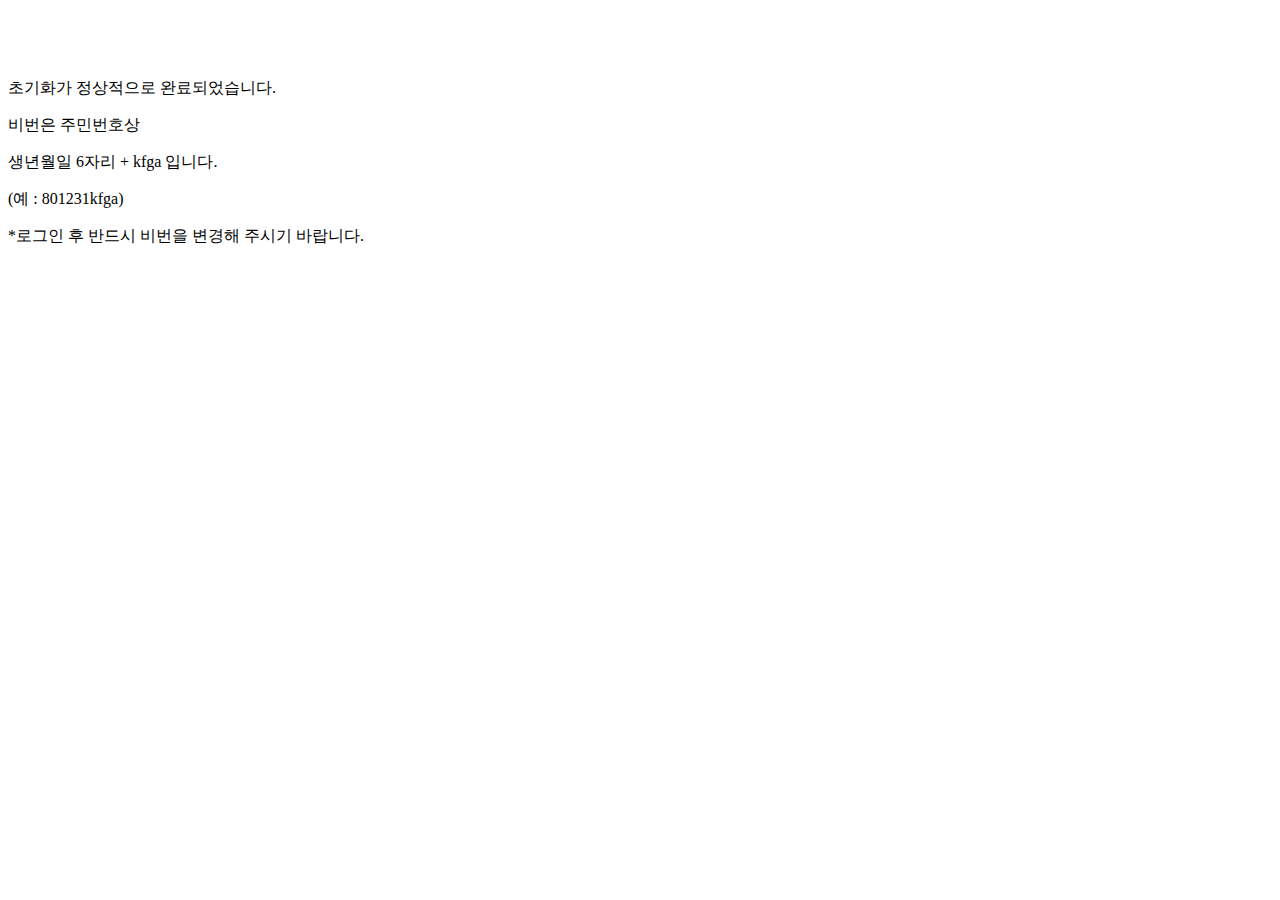
<file: src/main/resources/templates/index.html>
<!DOCTYPE html>
<html xmlns:th="http://www.thymeleaf.org">
<head>
<meta charset="UTF-8">
	<title>KFG OTP</title>
	<meta http-equiv="Content-Type" content="text/html; charset=UTF-8" />
	<meta http-equiv="X-UA-Compatible" content="IE=edge,chrome=1">
	<meta name="viewport" content="width=device-width, initial-scale=1.0"/>
<!-- start: Favicon -->
	<link rel="shortcut icon" href="/img/icon/becheck.png" th:href="@{/img/icon/becheck.png}"/>
<!-- end: Favicon -->	

    <link rel="stylesheet" type="text/css" media="all"	th:href="@{/bower_components/bootstrap/dist/css/bootstrap.css}"/>
    <link rel="stylesheet" type="text/css" media="all"	th:href="@{/css/login.css}"/>
	<script type="text/javascript" th:src="@{/js/login/login.js}"></script>
</head>
<body>
<div class="container">
	<div class="col-xs-12">
		<div class="wrap">
			<br/>
			<br/>
			<br/>
			<p class="form-title">초기화가 정상적으로 완료되었습니다.</p>
			<p class="form-title">비번은 주민번호상</p>
			<p class="form-title">생년월일 6자리 + kfga 입니다.</p>
			<p class="form-title">(예 : 801231kfga)</p>
			<p class="form-title">*로그인 후 반드시 비번을 변경해 주시기 바랍니다.</p>
		</div>
	</div>
</div>





<!-- 
	<div>
		<h1>Spring security + OTP 2step Verficiation Complete</h1>
	</div>
	<div>
		참 쉽죠?
	</div>
 -->
</body>
</html>
</file>
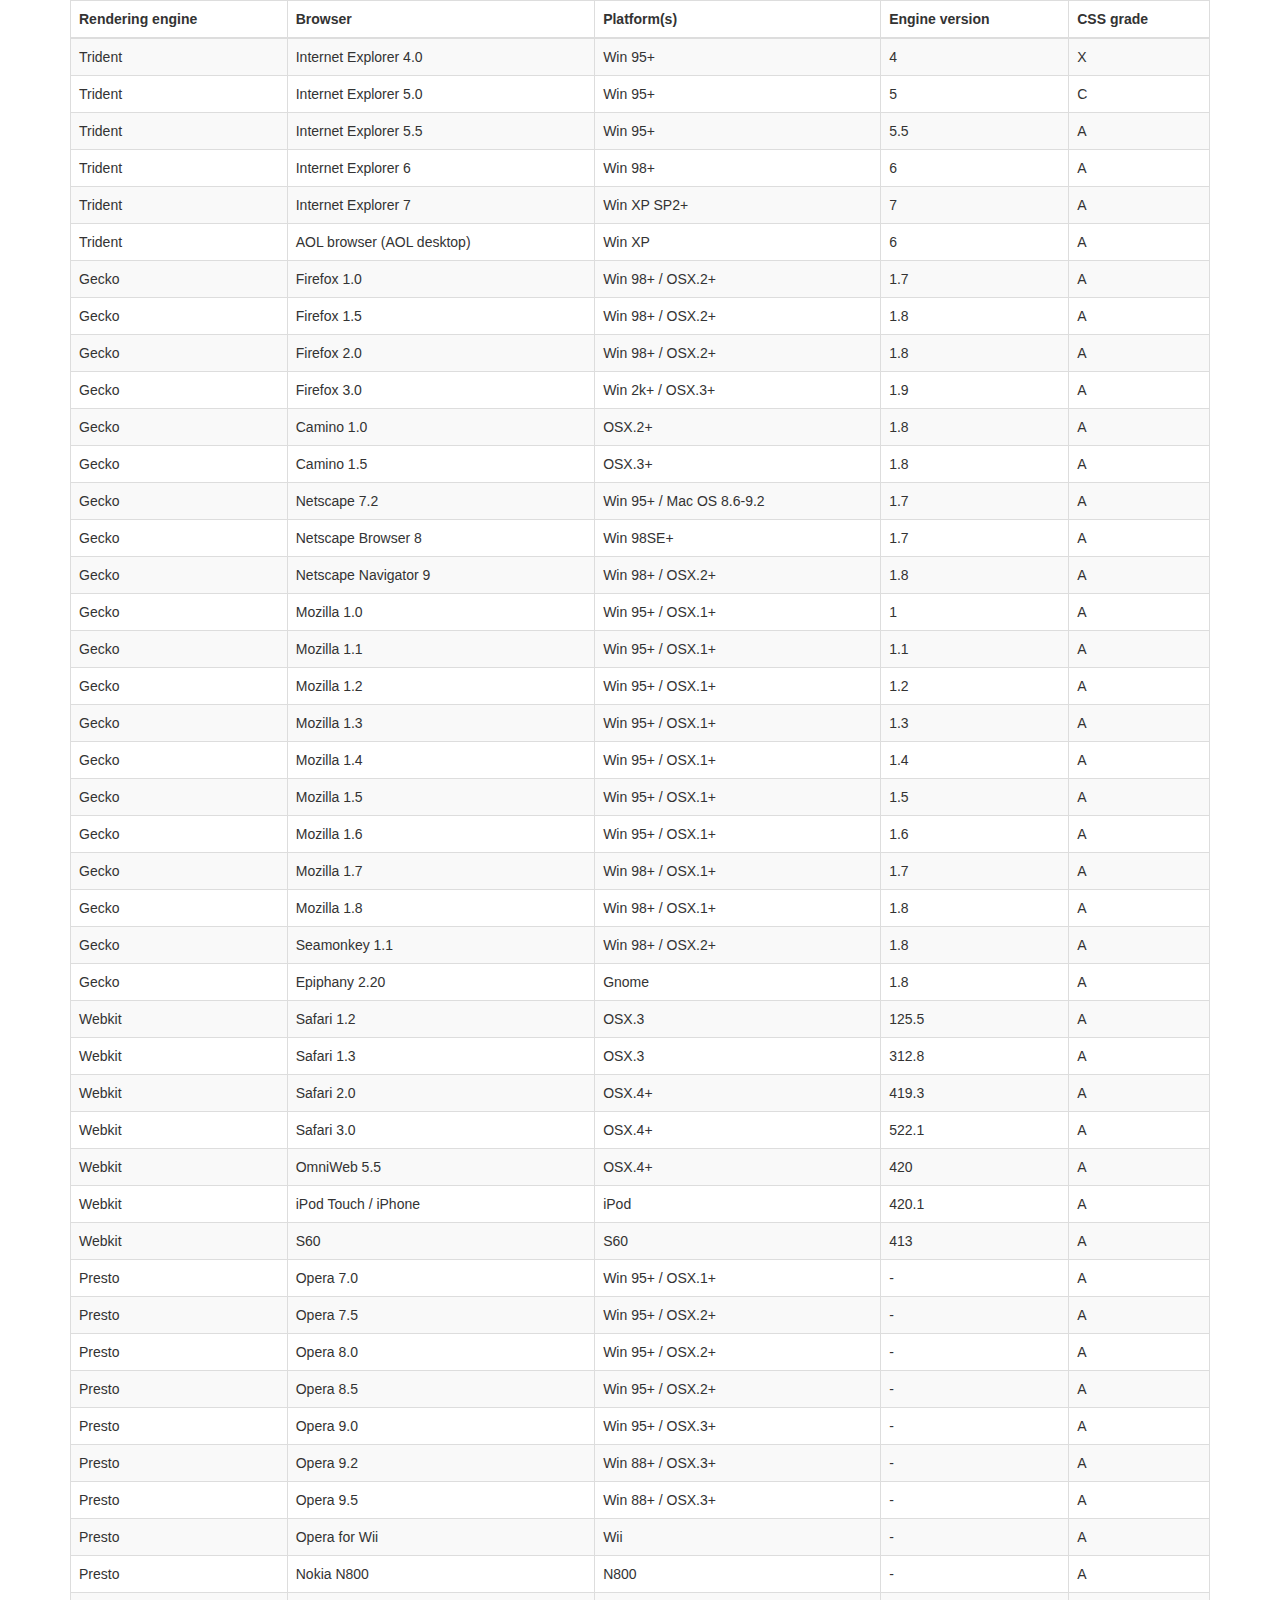
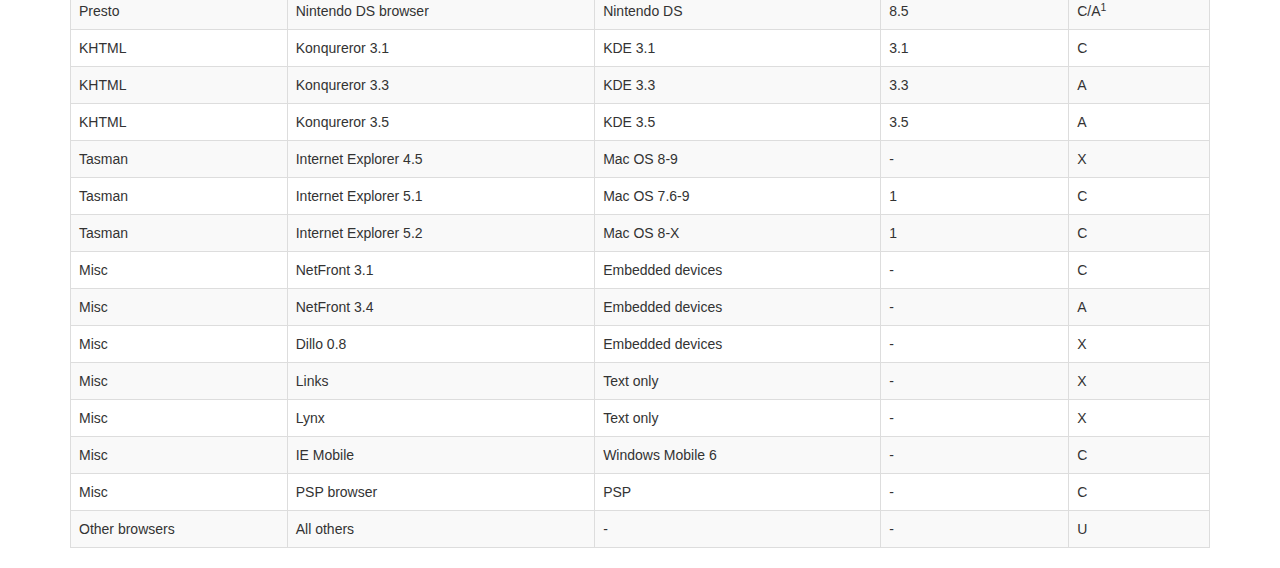
<file: src/main/resources/static/bower_components/sb-admin-2/vendor/datatables-plugins/index.html>
<!DOCTYPE HTML PUBLIC "-//W3C//DTD HTML 4.01//EN" "http://www.w3.org/TR/html4/strict.dtd">
<html>
	<head>
		<meta http-equiv="content-type" content="text/html; charset=utf-8" />
		
		<title>DataTables Bootstrap 3 example</title>

		<link rel="stylesheet" type="text/css" href="//maxcdn.bootstrapcdn.com/bootstrap/3.3.0/css/bootstrap.min.css">
		<link rel="stylesheet" type="text/css" href="dataTables.bootstrap.css">

		<script type="text/javascript" language="javascript" src="//code.jquery.com/jquery-1.11.1.min.js"></script>
		<script type="text/javascript" language="javascript" src="//cdn.datatables.net/1.10.3/js/jquery.dataTables.min.js"></script>
		<script type="text/javascript" language="javascript" src="dataTables.bootstrap.js"></script>
		<script type="text/javascript" charset="utf-8">
			$(document).ready(function() {
				$('#example').dataTable();
			} );
		</script>
	</head>
	<body>
		<div class="container">
			
<table cellpadding="0" cellspacing="0" border="0" class="table table-striped table-bordered" id="example">
	<thead>
		<tr>
			<th>Rendering engine</th>
			<th>Browser</th>
			<th>Platform(s)</th>
			<th>Engine version</th>
			<th>CSS grade</th>
		</tr>
	</thead>
	<tbody>
		<tr class="odd gradeX">
			<td>Trident</td>
			<td>Internet
				 Explorer 4.0</td>
			<td>Win 95+</td>
			<td class="center"> 4</td>
			<td class="center">X</td>
		</tr>
		<tr class="even gradeC">
			<td>Trident</td>
			<td>Internet
				 Explorer 5.0</td>
			<td>Win 95+</td>
			<td class="center">5</td>
			<td class="center">C</td>
		</tr>
		<tr class="odd gradeA">
			<td>Trident</td>
			<td>Internet
				 Explorer 5.5</td>
			<td>Win 95+</td>
			<td class="center">5.5</td>
			<td class="center">A</td>
		</tr>
		<tr class="even gradeA">
			<td>Trident</td>
			<td>Internet
				 Explorer 6</td>
			<td>Win 98+</td>
			<td class="center">6</td>
			<td class="center">A</td>
		</tr>
		<tr class="odd gradeA">
			<td>Trident</td>
			<td>Internet Explorer 7</td>
			<td>Win XP SP2+</td>
			<td class="center">7</td>
			<td class="center">A</td>
		</tr>
		<tr class="even gradeA">
			<td>Trident</td>
			<td>AOL browser (AOL desktop)</td>
			<td>Win XP</td>
			<td class="center">6</td>
			<td class="center">A</td>
		</tr>
		<tr class="gradeA">
			<td>Gecko</td>
			<td>Firefox 1.0</td>
			<td>Win 98+ / OSX.2+</td>
			<td class="center">1.7</td>
			<td class="center">A</td>
		</tr>
		<tr class="gradeA">
			<td>Gecko</td>
			<td>Firefox 1.5</td>
			<td>Win 98+ / OSX.2+</td>
			<td class="center">1.8</td>
			<td class="center">A</td>
		</tr>
		<tr class="gradeA">
			<td>Gecko</td>
			<td>Firefox 2.0</td>
			<td>Win 98+ / OSX.2+</td>
			<td class="center">1.8</td>
			<td class="center">A</td>
		</tr>
		<tr class="gradeA">
			<td>Gecko</td>
			<td>Firefox 3.0</td>
			<td>Win 2k+ / OSX.3+</td>
			<td class="center">1.9</td>
			<td class="center">A</td>
		</tr>
		<tr class="gradeA">
			<td>Gecko</td>
			<td>Camino 1.0</td>
			<td>OSX.2+</td>
			<td class="center">1.8</td>
			<td class="center">A</td>
		</tr>
		<tr class="gradeA">
			<td>Gecko</td>
			<td>Camino 1.5</td>
			<td>OSX.3+</td>
			<td class="center">1.8</td>
			<td class="center">A</td>
		</tr>
		<tr class="gradeA">
			<td>Gecko</td>
			<td>Netscape 7.2</td>
			<td>Win 95+ / Mac OS 8.6-9.2</td>
			<td class="center">1.7</td>
			<td class="center">A</td>
		</tr>
		<tr class="gradeA">
			<td>Gecko</td>
			<td>Netscape Browser 8</td>
			<td>Win 98SE+</td>
			<td class="center">1.7</td>
			<td class="center">A</td>
		</tr>
		<tr class="gradeA">
			<td>Gecko</td>
			<td>Netscape Navigator 9</td>
			<td>Win 98+ / OSX.2+</td>
			<td class="center">1.8</td>
			<td class="center">A</td>
		</tr>
		<tr class="gradeA">
			<td>Gecko</td>
			<td>Mozilla 1.0</td>
			<td>Win 95+ / OSX.1+</td>
			<td class="center">1</td>
			<td class="center">A</td>
		</tr>
		<tr class="gradeA">
			<td>Gecko</td>
			<td>Mozilla 1.1</td>
			<td>Win 95+ / OSX.1+</td>
			<td class="center">1.1</td>
			<td class="center">A</td>
		</tr>
		<tr class="gradeA">
			<td>Gecko</td>
			<td>Mozilla 1.2</td>
			<td>Win 95+ / OSX.1+</td>
			<td class="center">1.2</td>
			<td class="center">A</td>
		</tr>
		<tr class="gradeA">
			<td>Gecko</td>
			<td>Mozilla 1.3</td>
			<td>Win 95+ / OSX.1+</td>
			<td class="center">1.3</td>
			<td class="center">A</td>
		</tr>
		<tr class="gradeA">
			<td>Gecko</td>
			<td>Mozilla 1.4</td>
			<td>Win 95+ / OSX.1+</td>
			<td class="center">1.4</td>
			<td class="center">A</td>
		</tr>
		<tr class="gradeA">
			<td>Gecko</td>
			<td>Mozilla 1.5</td>
			<td>Win 95+ / OSX.1+</td>
			<td class="center">1.5</td>
			<td class="center">A</td>
		</tr>
		<tr class="gradeA">
			<td>Gecko</td>
			<td>Mozilla 1.6</td>
			<td>Win 95+ / OSX.1+</td>
			<td class="center">1.6</td>
			<td class="center">A</td>
		</tr>
		<tr class="gradeA">
			<td>Gecko</td>
			<td>Mozilla 1.7</td>
			<td>Win 98+ / OSX.1+</td>
			<td class="center">1.7</td>
			<td class="center">A</td>
		</tr>
		<tr class="gradeA">
			<td>Gecko</td>
			<td>Mozilla 1.8</td>
			<td>Win 98+ / OSX.1+</td>
			<td class="center">1.8</td>
			<td class="center">A</td>
		</tr>
		<tr class="gradeA">
			<td>Gecko</td>
			<td>Seamonkey 1.1</td>
			<td>Win 98+ / OSX.2+</td>
			<td class="center">1.8</td>
			<td class="center">A</td>
		</tr>
		<tr class="gradeA">
			<td>Gecko</td>
			<td>Epiphany 2.20</td>
			<td>Gnome</td>
			<td class="center">1.8</td>
			<td class="center">A</td>
		</tr>
		<tr class="gradeA">
			<td>Webkit</td>
			<td>Safari 1.2</td>
			<td>OSX.3</td>
			<td class="center">125.5</td>
			<td class="center">A</td>
		</tr>
		<tr class="gradeA">
			<td>Webkit</td>
			<td>Safari 1.3</td>
			<td>OSX.3</td>
			<td class="center">312.8</td>
			<td class="center">A</td>
		</tr>
		<tr class="gradeA">
			<td>Webkit</td>
			<td>Safari 2.0</td>
			<td>OSX.4+</td>
			<td class="center">419.3</td>
			<td class="center">A</td>
		</tr>
		<tr class="gradeA">
			<td>Webkit</td>
			<td>Safari 3.0</td>
			<td>OSX.4+</td>
			<td class="center">522.1</td>
			<td class="center">A</td>
		</tr>
		<tr class="gradeA">
			<td>Webkit</td>
			<td>OmniWeb 5.5</td>
			<td>OSX.4+</td>
			<td class="center">420</td>
			<td class="center">A</td>
		</tr>
		<tr class="gradeA">
			<td>Webkit</td>
			<td>iPod Touch / iPhone</td>
			<td>iPod</td>
			<td class="center">420.1</td>
			<td class="center">A</td>
		</tr>
		<tr class="gradeA">
			<td>Webkit</td>
			<td>S60</td>
			<td>S60</td>
			<td class="center">413</td>
			<td class="center">A</td>
		</tr>
		<tr class="gradeA">
			<td>Presto</td>
			<td>Opera 7.0</td>
			<td>Win 95+ / OSX.1+</td>
			<td class="center">-</td>
			<td class="center">A</td>
		</tr>
		<tr class="gradeA">
			<td>Presto</td>
			<td>Opera 7.5</td>
			<td>Win 95+ / OSX.2+</td>
			<td class="center">-</td>
			<td class="center">A</td>
		</tr>
		<tr class="gradeA">
			<td>Presto</td>
			<td>Opera 8.0</td>
			<td>Win 95+ / OSX.2+</td>
			<td class="center">-</td>
			<td class="center">A</td>
		</tr>
		<tr class="gradeA">
			<td>Presto</td>
			<td>Opera 8.5</td>
			<td>Win 95+ / OSX.2+</td>
			<td class="center">-</td>
			<td class="center">A</td>
		</tr>
		<tr class="gradeA">
			<td>Presto</td>
			<td>Opera 9.0</td>
			<td>Win 95+ / OSX.3+</td>
			<td class="center">-</td>
			<td class="center">A</td>
		</tr>
		<tr class="gradeA">
			<td>Presto</td>
			<td>Opera 9.2</td>
			<td>Win 88+ / OSX.3+</td>
			<td class="center">-</td>
			<td class="center">A</td>
		</tr>
		<tr class="gradeA">
			<td>Presto</td>
			<td>Opera 9.5</td>
			<td>Win 88+ / OSX.3+</td>
			<td class="center">-</td>
			<td class="center">A</td>
		</tr>
		<tr class="gradeA">
			<td>Presto</td>
			<td>Opera for Wii</td>
			<td>Wii</td>
			<td class="center">-</td>
			<td class="center">A</td>
		</tr>
		<tr class="gradeA">
			<td>Presto</td>
			<td>Nokia N800</td>
			<td>N800</td>
			<td class="center">-</td>
			<td class="center">A</td>
		</tr>
		<tr class="gradeA">
			<td>Presto</td>
			<td>Nintendo DS browser</td>
			<td>Nintendo DS</td>
			<td class="center">8.5</td>
			<td class="center">C/A<sup>1</sup></td>
		</tr>
		<tr class="gradeC">
			<td>KHTML</td>
			<td>Konqureror 3.1</td>
			<td>KDE 3.1</td>
			<td class="center">3.1</td>
			<td class="center">C</td>
		</tr>
		<tr class="gradeA">
			<td>KHTML</td>
			<td>Konqureror 3.3</td>
			<td>KDE 3.3</td>
			<td class="center">3.3</td>
			<td class="center">A</td>
		</tr>
		<tr class="gradeA">
			<td>KHTML</td>
			<td>Konqureror 3.5</td>
			<td>KDE 3.5</td>
			<td class="center">3.5</td>
			<td class="center">A</td>
		</tr>
		<tr class="gradeX">
			<td>Tasman</td>
			<td>Internet Explorer 4.5</td>
			<td>Mac OS 8-9</td>
			<td class="center">-</td>
			<td class="center">X</td>
		</tr>
		<tr class="gradeC">
			<td>Tasman</td>
			<td>Internet Explorer 5.1</td>
			<td>Mac OS 7.6-9</td>
			<td class="center">1</td>
			<td class="center">C</td>
		</tr>
		<tr class="gradeC">
			<td>Tasman</td>
			<td>Internet Explorer 5.2</td>
			<td>Mac OS 8-X</td>
			<td class="center">1</td>
			<td class="center">C</td>
		</tr>
		<tr class="gradeA">
			<td>Misc</td>
			<td>NetFront 3.1</td>
			<td>Embedded devices</td>
			<td class="center">-</td>
			<td class="center">C</td>
		</tr>
		<tr class="gradeA">
			<td>Misc</td>
			<td>NetFront 3.4</td>
			<td>Embedded devices</td>
			<td class="center">-</td>
			<td class="center">A</td>
		</tr>
		<tr class="gradeX">
			<td>Misc</td>
			<td>Dillo 0.8</td>
			<td>Embedded devices</td>
			<td class="center">-</td>
			<td class="center">X</td>
		</tr>
		<tr class="gradeX">
			<td>Misc</td>
			<td>Links</td>
			<td>Text only</td>
			<td class="center">-</td>
			<td class="center">X</td>
		</tr>
		<tr class="gradeX">
			<td>Misc</td>
			<td>Lynx</td>
			<td>Text only</td>
			<td class="center">-</td>
			<td class="center">X</td>
		</tr>
		<tr class="gradeC">
			<td>Misc</td>
			<td>IE Mobile</td>
			<td>Windows Mobile 6</td>
			<td class="center">-</td>
			<td class="center">C</td>
		</tr>
		<tr class="gradeC">
			<td>Misc</td>
			<td>PSP browser</td>
			<td>PSP</td>
			<td class="center">-</td>
			<td class="center">C</td>
		</tr>
		<tr class="gradeU">
			<td>Other browsers</td>
			<td>All others</td>
			<td>-</td>
			<td class="center">-</td>
			<td class="center">U</td>
		</tr>
	</tbody>
</table>
			
		</div>
	</body>
</html>
</file>
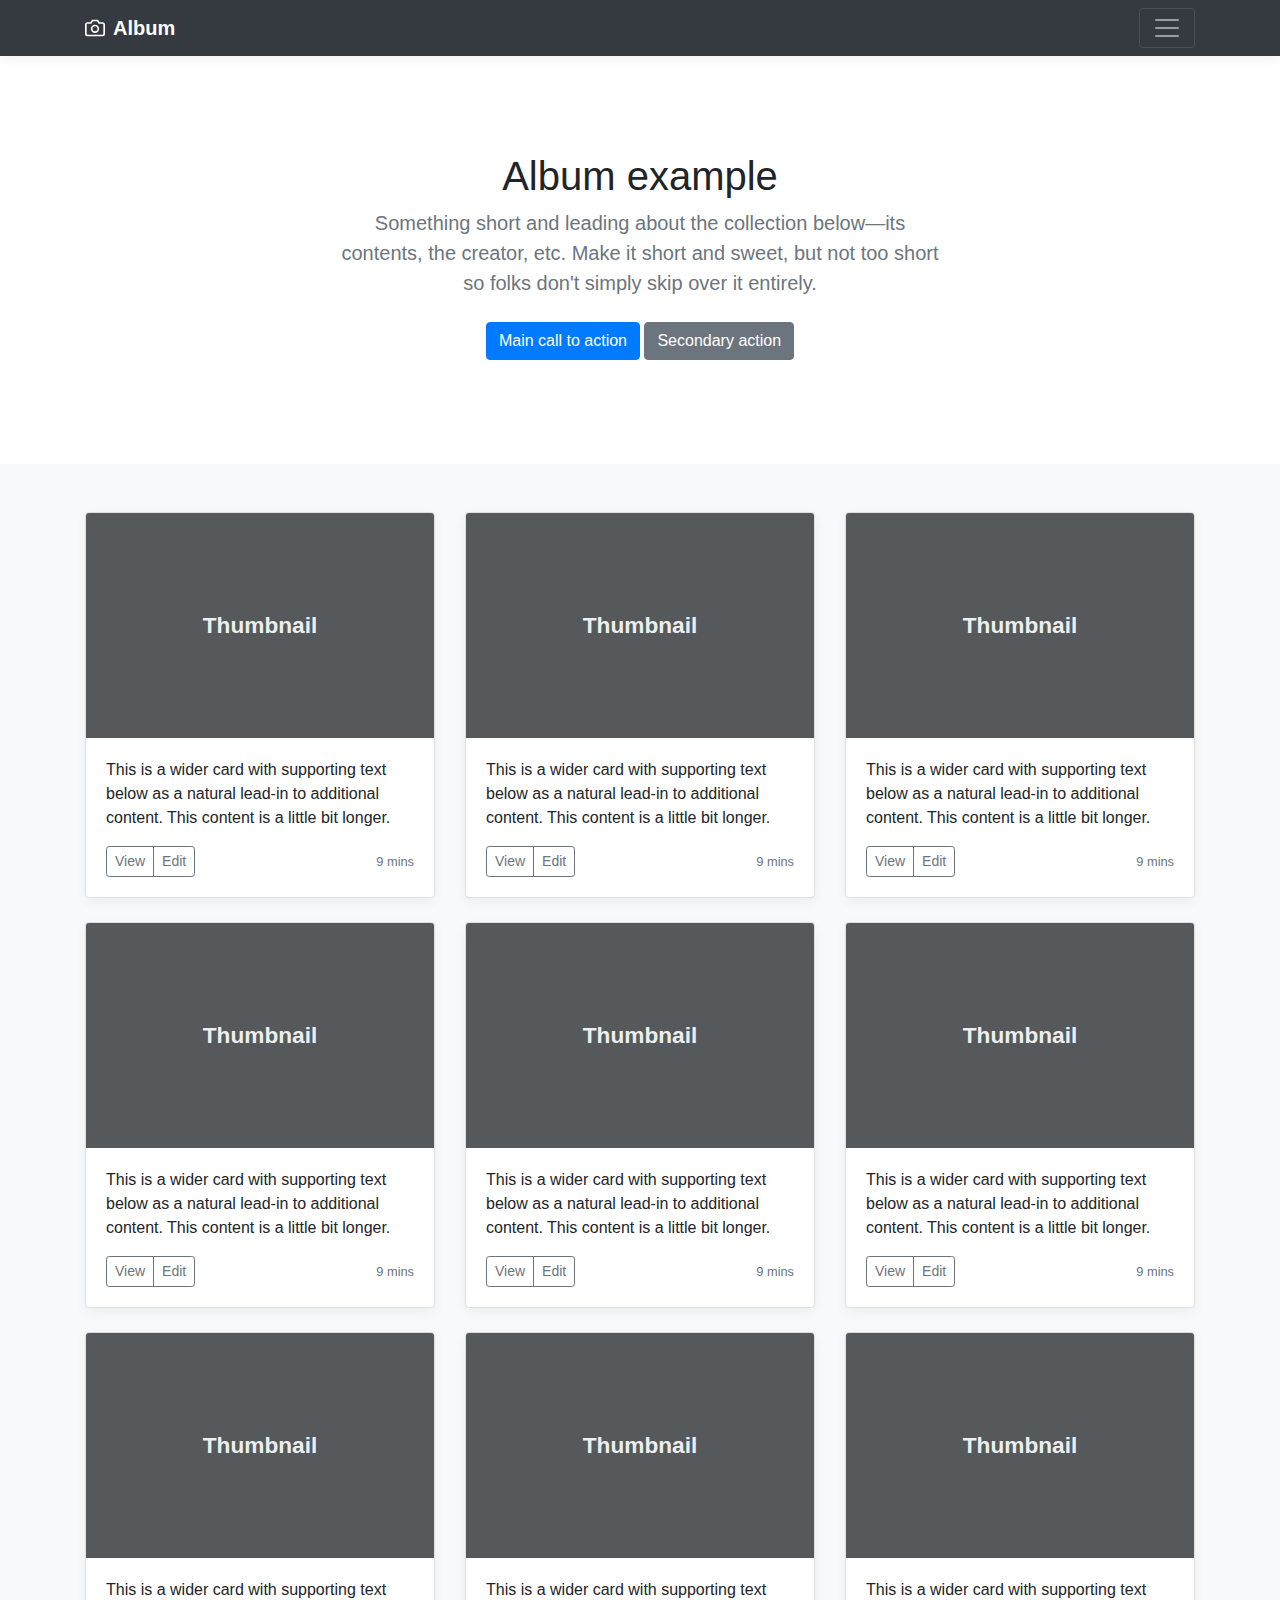
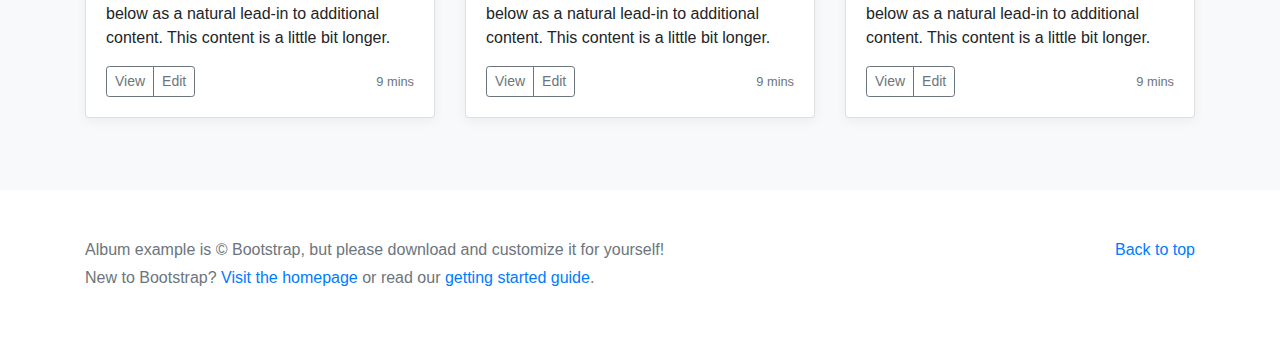
<file: src/main/resources/static/bower_components/bootstrap/docs/4.1/examples/album/index.html>
<!doctype html>
<html lang="en">
  <head>
    <meta charset="utf-8">
    <meta name="viewport" content="width=device-width, initial-scale=1, shrink-to-fit=no">
    <meta name="description" content="">
    <meta name="author" content="">
    <link rel="icon" href="../../../../favicon.ico">

    <title>Album example for Bootstrap</title>

    <!-- Bootstrap core CSS -->
    <link href="../../../../dist/css/bootstrap.min.css" rel="stylesheet">

    <!-- Custom styles for this template -->
    <link href="album.css" rel="stylesheet">
  </head>

  <body>

    <header>
      <div class="collapse bg-dark" id="navbarHeader">
        <div class="container">
          <div class="row">
            <div class="col-sm-8 col-md-7 py-4">
              <h4 class="text-white">About</h4>
              <p class="text-muted">Add some information about the album below, the author, or any other background context. Make it a few sentences long so folks can pick up some informative tidbits. Then, link them off to some social networking sites or contact information.</p>
            </div>
            <div class="col-sm-4 offset-md-1 py-4">
              <h4 class="text-white">Contact</h4>
              <ul class="list-unstyled">
                <li><a href="#" class="text-white">Follow on Twitter</a></li>
                <li><a href="#" class="text-white">Like on Facebook</a></li>
                <li><a href="#" class="text-white">Email me</a></li>
              </ul>
            </div>
          </div>
        </div>
      </div>
      <div class="navbar navbar-dark bg-dark box-shadow">
        <div class="container d-flex justify-content-between">
          <a href="#" class="navbar-brand d-flex align-items-center">
            <svg xmlns="http://www.w3.org/2000/svg" width="20" height="20" viewBox="0 0 24 24" fill="none" stroke="currentColor" stroke-width="2" stroke-linecap="round" stroke-linejoin="round" class="mr-2"><path d="M23 19a2 2 0 0 1-2 2H3a2 2 0 0 1-2-2V8a2 2 0 0 1 2-2h4l2-3h6l2 3h4a2 2 0 0 1 2 2z"></path><circle cx="12" cy="13" r="4"></circle></svg>
            <strong>Album</strong>
          </a>
          <button class="navbar-toggler" type="button" data-toggle="collapse" data-target="#navbarHeader" aria-controls="navbarHeader" aria-expanded="false" aria-label="Toggle navigation">
            <span class="navbar-toggler-icon"></span>
          </button>
        </div>
      </div>
    </header>

    <main role="main">

      <section class="jumbotron text-center">
        <div class="container">
          <h1 class="jumbotron-heading">Album example</h1>
          <p class="lead text-muted">Something short and leading about the collection below—its contents, the creator, etc. Make it short and sweet, but not too short so folks don't simply skip over it entirely.</p>
          <p>
            <a href="#" class="btn btn-primary my-2">Main call to action</a>
            <a href="#" class="btn btn-secondary my-2">Secondary action</a>
          </p>
        </div>
      </section>

      <div class="album py-5 bg-light">
        <div class="container">

          <div class="row">
            <div class="col-md-4">
              <div class="card mb-4 box-shadow">
                <img class="card-img-top" data-src="holder.js/100px225?theme=thumb&bg=55595c&fg=eceeef&text=Thumbnail" alt="Card image cap">
                <div class="card-body">
                  <p class="card-text">This is a wider card with supporting text below as a natural lead-in to additional content. This content is a little bit longer.</p>
                  <div class="d-flex justify-content-between align-items-center">
                    <div class="btn-group">
                      <button type="button" class="btn btn-sm btn-outline-secondary">View</button>
                      <button type="button" class="btn btn-sm btn-outline-secondary">Edit</button>
                    </div>
                    <small class="text-muted">9 mins</small>
                  </div>
                </div>
              </div>
            </div>
            <div class="col-md-4">
              <div class="card mb-4 box-shadow">
                <img class="card-img-top" data-src="holder.js/100px225?theme=thumb&bg=55595c&fg=eceeef&text=Thumbnail" alt="Card image cap">
                <div class="card-body">
                  <p class="card-text">This is a wider card with supporting text below as a natural lead-in to additional content. This content is a little bit longer.</p>
                  <div class="d-flex justify-content-between align-items-center">
                    <div class="btn-group">
                      <button type="button" class="btn btn-sm btn-outline-secondary">View</button>
                      <button type="button" class="btn btn-sm btn-outline-secondary">Edit</button>
                    </div>
                    <small class="text-muted">9 mins</small>
                  </div>
                </div>
              </div>
            </div>
            <div class="col-md-4">
              <div class="card mb-4 box-shadow">
                <img class="card-img-top" data-src="holder.js/100px225?theme=thumb&bg=55595c&fg=eceeef&text=Thumbnail" alt="Card image cap">
                <div class="card-body">
                  <p class="card-text">This is a wider card with supporting text below as a natural lead-in to additional content. This content is a little bit longer.</p>
                  <div class="d-flex justify-content-between align-items-center">
                    <div class="btn-group">
                      <button type="button" class="btn btn-sm btn-outline-secondary">View</button>
                      <button type="button" class="btn btn-sm btn-outline-secondary">Edit</button>
                    </div>
                    <small class="text-muted">9 mins</small>
                  </div>
                </div>
              </div>
            </div>

            <div class="col-md-4">
              <div class="card mb-4 box-shadow">
                <img class="card-img-top" data-src="holder.js/100px225?theme=thumb&bg=55595c&fg=eceeef&text=Thumbnail" alt="Card image cap">
                <div class="card-body">
                  <p class="card-text">This is a wider card with supporting text below as a natural lead-in to additional content. This content is a little bit longer.</p>
                  <div class="d-flex justify-content-between align-items-center">
                    <div class="btn-group">
                      <button type="button" class="btn btn-sm btn-outline-secondary">View</button>
                      <button type="button" class="btn btn-sm btn-outline-secondary">Edit</button>
                    </div>
                    <small class="text-muted">9 mins</small>
                  </div>
                </div>
              </div>
            </div>
            <div class="col-md-4">
              <div class="card mb-4 box-shadow">
                <img class="card-img-top" data-src="holder.js/100px225?theme=thumb&bg=55595c&fg=eceeef&text=Thumbnail" alt="Card image cap">
                <div class="card-body">
                  <p class="card-text">This is a wider card with supporting text below as a natural lead-in to additional content. This content is a little bit longer.</p>
                  <div class="d-flex justify-content-between align-items-center">
                    <div class="btn-group">
                      <button type="button" class="btn btn-sm btn-outline-secondary">View</button>
                      <button type="button" class="btn btn-sm btn-outline-secondary">Edit</button>
                    </div>
                    <small class="text-muted">9 mins</small>
                  </div>
                </div>
              </div>
            </div>
            <div class="col-md-4">
              <div class="card mb-4 box-shadow">
                <img class="card-img-top" data-src="holder.js/100px225?theme=thumb&bg=55595c&fg=eceeef&text=Thumbnail" alt="Card image cap">
                <div class="card-body">
                  <p class="card-text">This is a wider card with supporting text below as a natural lead-in to additional content. This content is a little bit longer.</p>
                  <div class="d-flex justify-content-between align-items-center">
                    <div class="btn-group">
                      <button type="button" class="btn btn-sm btn-outline-secondary">View</button>
                      <button type="button" class="btn btn-sm btn-outline-secondary">Edit</button>
                    </div>
                    <small class="text-muted">9 mins</small>
                  </div>
                </div>
              </div>
            </div>

            <div class="col-md-4">
              <div class="card mb-4 box-shadow">
                <img class="card-img-top" data-src="holder.js/100px225?theme=thumb&bg=55595c&fg=eceeef&text=Thumbnail" alt="Card image cap">
                <div class="card-body">
                  <p class="card-text">This is a wider card with supporting text below as a natural lead-in to additional content. This content is a little bit longer.</p>
                  <div class="d-flex justify-content-between align-items-center">
                    <div class="btn-group">
                      <button type="button" class="btn btn-sm btn-outline-secondary">View</button>
                      <button type="button" class="btn btn-sm btn-outline-secondary">Edit</button>
                    </div>
                    <small class="text-muted">9 mins</small>
                  </div>
                </div>
              </div>
            </div>
            <div class="col-md-4">
              <div class="card mb-4 box-shadow">
                <img class="card-img-top" data-src="holder.js/100px225?theme=thumb&bg=55595c&fg=eceeef&text=Thumbnail" alt="Card image cap">
                <div class="card-body">
                  <p class="card-text">This is a wider card with supporting text below as a natural lead-in to additional content. This content is a little bit longer.</p>
                  <div class="d-flex justify-content-between align-items-center">
                    <div class="btn-group">
                      <button type="button" class="btn btn-sm btn-outline-secondary">View</button>
                      <button type="button" class="btn btn-sm btn-outline-secondary">Edit</button>
                    </div>
                    <small class="text-muted">9 mins</small>
                  </div>
                </div>
              </div>
            </div>
            <div class="col-md-4">
              <div class="card mb-4 box-shadow">
                <img class="card-img-top" data-src="holder.js/100px225?theme=thumb&bg=55595c&fg=eceeef&text=Thumbnail" alt="Card image cap">
                <div class="card-body">
                  <p class="card-text">This is a wider card with supporting text below as a natural lead-in to additional content. This content is a little bit longer.</p>
                  <div class="d-flex justify-content-between align-items-center">
                    <div class="btn-group">
                      <button type="button" class="btn btn-sm btn-outline-secondary">View</button>
                      <button type="button" class="btn btn-sm btn-outline-secondary">Edit</button>
                    </div>
                    <small class="text-muted">9 mins</small>
                  </div>
                </div>
              </div>
            </div>
          </div>
        </div>
      </div>

    </main>

    <footer class="text-muted">
      <div class="container">
        <p class="float-right">
          <a href="#">Back to top</a>
        </p>
        <p>Album example is &copy; Bootstrap, but please download and customize it for yourself!</p>
        <p>New to Bootstrap? <a href="../../">Visit the homepage</a> or read our <a href="../../getting-started/">getting started guide</a>.</p>
      </div>
    </footer>

    <!-- Bootstrap core JavaScript
    ================================================== -->
    <!-- Placed at the end of the document so the pages load faster -->
    <script src="https://code.jquery.com/jquery-3.3.1.slim.min.js" integrity="sha384-q8i/X+965DzO0rT7abK41JStQIAqVgRVzpbzo5smXKp4YfRvH+8abtTE1Pi6jizo" crossorigin="anonymous"></script>
    <script>window.jQuery || document.write('<script src="../../../../assets/js/vendor/jquery-slim.min.js"><\/script>')</script>
    <script src="../../../../assets/js/vendor/popper.min.js"></script>
    <script src="../../../../dist/js/bootstrap.min.js"></script>
    <script src="../../../../assets/js/vendor/holder.min.js"></script>
  </body>
</html>
</file>
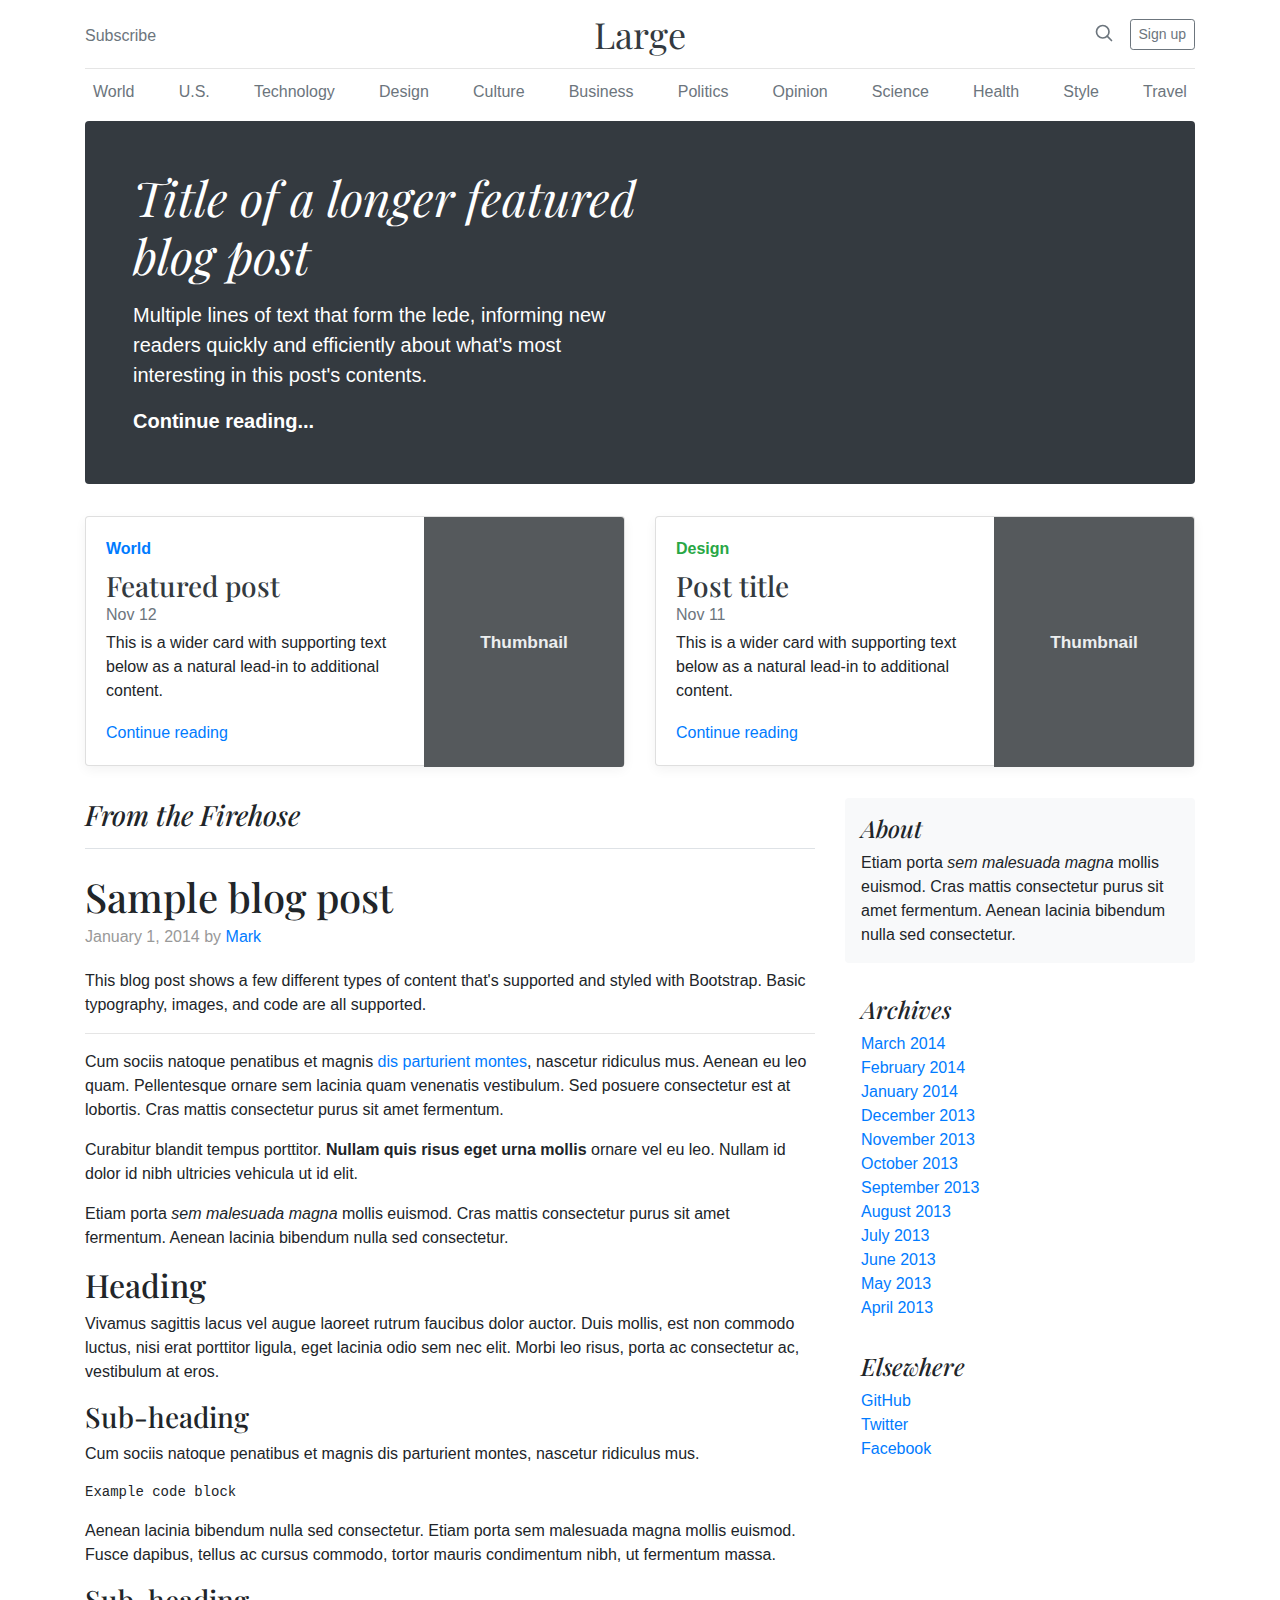
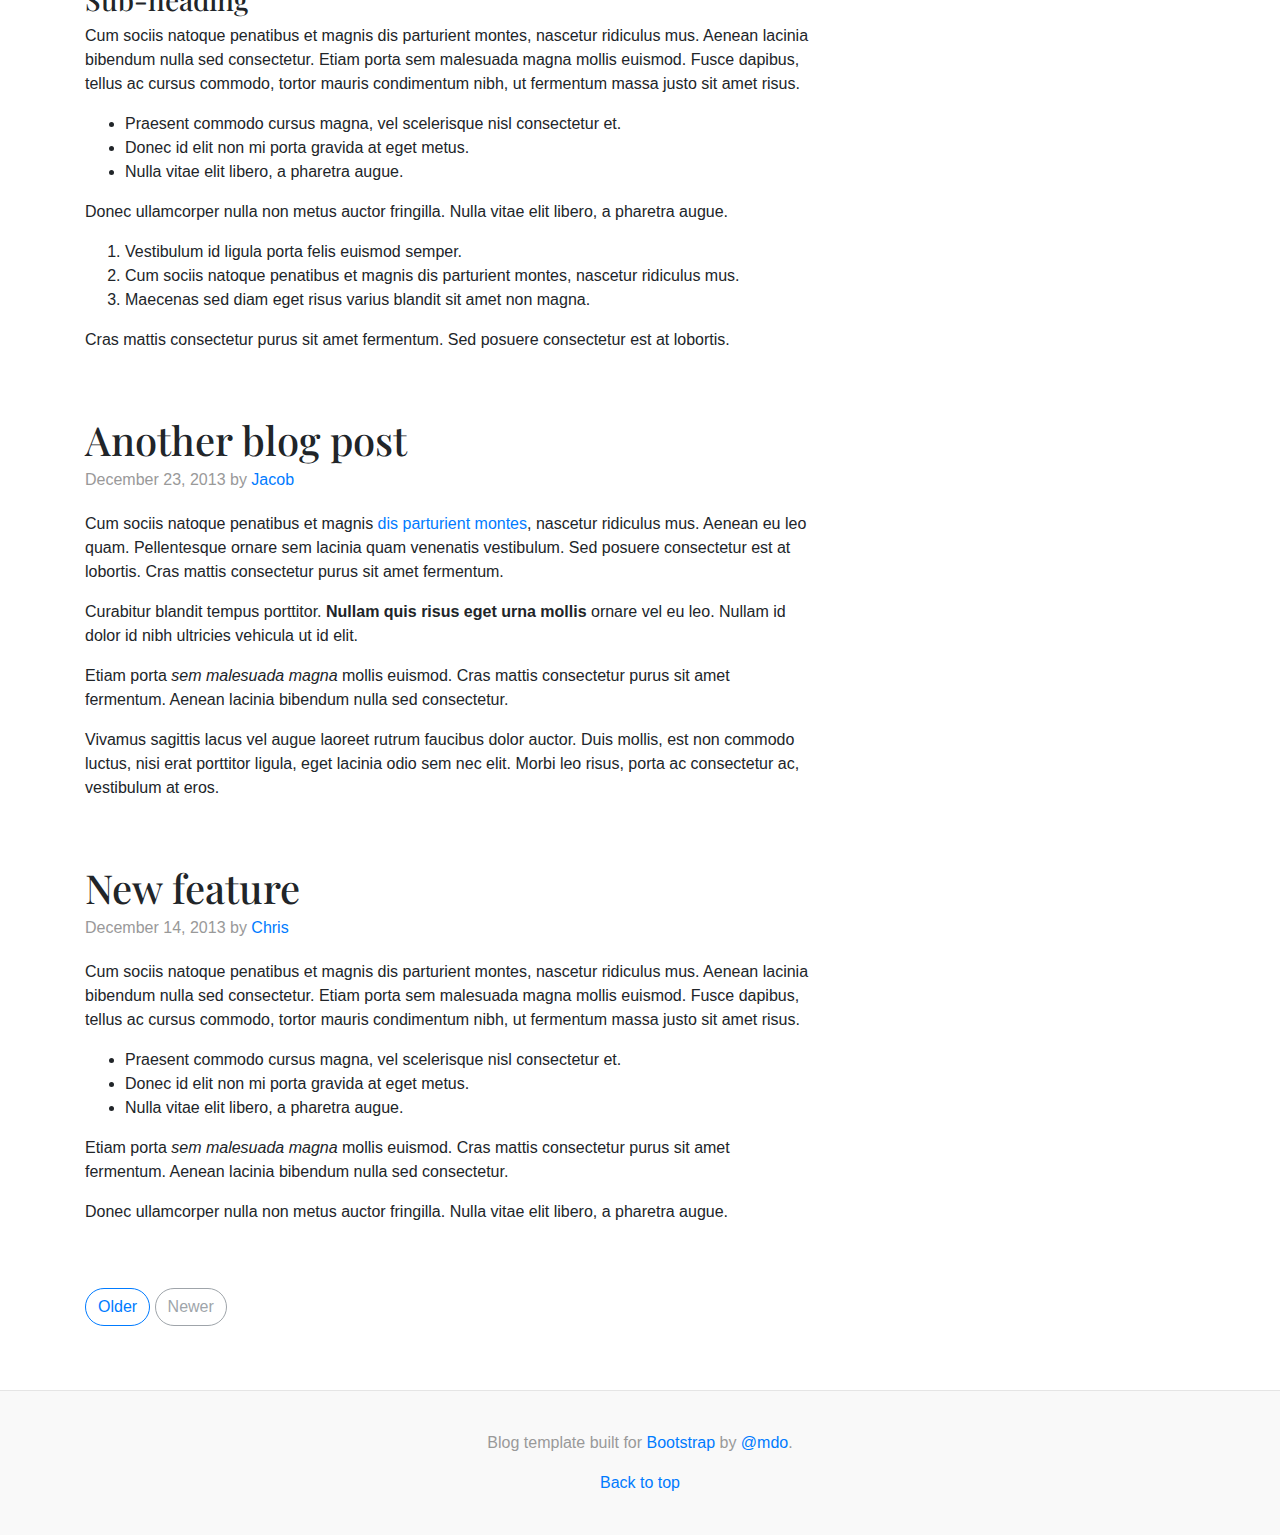
<file: src/main/resources/static/bower_components/bootstrap/docs/4.1/examples/blog/index.html>
<!doctype html>
<html lang="en">
  <head>
    <meta charset="utf-8">
    <meta name="viewport" content="width=device-width, initial-scale=1, shrink-to-fit=no">
    <meta name="description" content="">
    <meta name="author" content="">
    <link rel="icon" href="../../../../favicon.ico">

    <title>Blog Template for Bootstrap</title>

    <!-- Bootstrap core CSS -->
    <link href="../../../../dist/css/bootstrap.min.css" rel="stylesheet">

    <!-- Custom styles for this template -->
    <link href="https://fonts.googleapis.com/css?family=Playfair+Display:700,900" rel="stylesheet">
    <link href="blog.css" rel="stylesheet">
  </head>

  <body>

    <div class="container">
      <header class="blog-header py-3">
        <div class="row flex-nowrap justify-content-between align-items-center">
          <div class="col-4 pt-1">
            <a class="text-muted" href="#">Subscribe</a>
          </div>
          <div class="col-4 text-center">
            <a class="blog-header-logo text-dark" href="#">Large</a>
          </div>
          <div class="col-4 d-flex justify-content-end align-items-center">
            <a class="text-muted" href="#">
              <svg xmlns="http://www.w3.org/2000/svg" width="20" height="20" viewBox="0 0 24 24" fill="none" stroke="currentColor" stroke-width="2" stroke-linecap="round" stroke-linejoin="round" class="mx-3"><circle cx="10.5" cy="10.5" r="7.5"></circle><line x1="21" y1="21" x2="15.8" y2="15.8"></line></svg>
            </a>
            <a class="btn btn-sm btn-outline-secondary" href="#">Sign up</a>
          </div>
        </div>
      </header>

      <div class="nav-scroller py-1 mb-2">
        <nav class="nav d-flex justify-content-between">
          <a class="p-2 text-muted" href="#">World</a>
          <a class="p-2 text-muted" href="#">U.S.</a>
          <a class="p-2 text-muted" href="#">Technology</a>
          <a class="p-2 text-muted" href="#">Design</a>
          <a class="p-2 text-muted" href="#">Culture</a>
          <a class="p-2 text-muted" href="#">Business</a>
          <a class="p-2 text-muted" href="#">Politics</a>
          <a class="p-2 text-muted" href="#">Opinion</a>
          <a class="p-2 text-muted" href="#">Science</a>
          <a class="p-2 text-muted" href="#">Health</a>
          <a class="p-2 text-muted" href="#">Style</a>
          <a class="p-2 text-muted" href="#">Travel</a>
        </nav>
      </div>

      <div class="jumbotron p-3 p-md-5 text-white rounded bg-dark">
        <div class="col-md-6 px-0">
          <h1 class="display-4 font-italic">Title of a longer featured blog post</h1>
          <p class="lead my-3">Multiple lines of text that form the lede, informing new readers quickly and efficiently about what's most interesting in this post's contents.</p>
          <p class="lead mb-0"><a href="#" class="text-white font-weight-bold">Continue reading...</a></p>
        </div>
      </div>

      <div class="row mb-2">
        <div class="col-md-6">
          <div class="card flex-md-row mb-4 box-shadow h-md-250">
            <div class="card-body d-flex flex-column align-items-start">
              <strong class="d-inline-block mb-2 text-primary">World</strong>
              <h3 class="mb-0">
                <a class="text-dark" href="#">Featured post</a>
              </h3>
              <div class="mb-1 text-muted">Nov 12</div>
              <p class="card-text mb-auto">This is a wider card with supporting text below as a natural lead-in to additional content.</p>
              <a href="#">Continue reading</a>
            </div>
            <img class="card-img-right flex-auto d-none d-lg-block" data-src="holder.js/200x250?theme=thumb" alt="Card image cap">
          </div>
        </div>
        <div class="col-md-6">
          <div class="card flex-md-row mb-4 box-shadow h-md-250">
            <div class="card-body d-flex flex-column align-items-start">
              <strong class="d-inline-block mb-2 text-success">Design</strong>
              <h3 class="mb-0">
                <a class="text-dark" href="#">Post title</a>
              </h3>
              <div class="mb-1 text-muted">Nov 11</div>
              <p class="card-text mb-auto">This is a wider card with supporting text below as a natural lead-in to additional content.</p>
              <a href="#">Continue reading</a>
            </div>
            <img class="card-img-right flex-auto d-none d-lg-block" data-src="holder.js/200x250?theme=thumb" alt="Card image cap">
          </div>
        </div>
      </div>
    </div>

    <main role="main" class="container">
      <div class="row">
        <div class="col-md-8 blog-main">
          <h3 class="pb-3 mb-4 font-italic border-bottom">
            From the Firehose
          </h3>

          <div class="blog-post">
            <h2 class="blog-post-title">Sample blog post</h2>
            <p class="blog-post-meta">January 1, 2014 by <a href="#">Mark</a></p>

            <p>This blog post shows a few different types of content that's supported and styled with Bootstrap. Basic typography, images, and code are all supported.</p>
            <hr>
            <p>Cum sociis natoque penatibus et magnis <a href="#">dis parturient montes</a>, nascetur ridiculus mus. Aenean eu leo quam. Pellentesque ornare sem lacinia quam venenatis vestibulum. Sed posuere consectetur est at lobortis. Cras mattis consectetur purus sit amet fermentum.</p>
            <blockquote>
              <p>Curabitur blandit tempus porttitor. <strong>Nullam quis risus eget urna mollis</strong> ornare vel eu leo. Nullam id dolor id nibh ultricies vehicula ut id elit.</p>
            </blockquote>
            <p>Etiam porta <em>sem malesuada magna</em> mollis euismod. Cras mattis consectetur purus sit amet fermentum. Aenean lacinia bibendum nulla sed consectetur.</p>
            <h2>Heading</h2>
            <p>Vivamus sagittis lacus vel augue laoreet rutrum faucibus dolor auctor. Duis mollis, est non commodo luctus, nisi erat porttitor ligula, eget lacinia odio sem nec elit. Morbi leo risus, porta ac consectetur ac, vestibulum at eros.</p>
            <h3>Sub-heading</h3>
            <p>Cum sociis natoque penatibus et magnis dis parturient montes, nascetur ridiculus mus.</p>
            <pre><code>Example code block</code></pre>
            <p>Aenean lacinia bibendum nulla sed consectetur. Etiam porta sem malesuada magna mollis euismod. Fusce dapibus, tellus ac cursus commodo, tortor mauris condimentum nibh, ut fermentum massa.</p>
            <h3>Sub-heading</h3>
            <p>Cum sociis natoque penatibus et magnis dis parturient montes, nascetur ridiculus mus. Aenean lacinia bibendum nulla sed consectetur. Etiam porta sem malesuada magna mollis euismod. Fusce dapibus, tellus ac cursus commodo, tortor mauris condimentum nibh, ut fermentum massa justo sit amet risus.</p>
            <ul>
              <li>Praesent commodo cursus magna, vel scelerisque nisl consectetur et.</li>
              <li>Donec id elit non mi porta gravida at eget metus.</li>
              <li>Nulla vitae elit libero, a pharetra augue.</li>
            </ul>
            <p>Donec ullamcorper nulla non metus auctor fringilla. Nulla vitae elit libero, a pharetra augue.</p>
            <ol>
              <li>Vestibulum id ligula porta felis euismod semper.</li>
              <li>Cum sociis natoque penatibus et magnis dis parturient montes, nascetur ridiculus mus.</li>
              <li>Maecenas sed diam eget risus varius blandit sit amet non magna.</li>
            </ol>
            <p>Cras mattis consectetur purus sit amet fermentum. Sed posuere consectetur est at lobortis.</p>
          </div><!-- /.blog-post -->

          <div class="blog-post">
            <h2 class="blog-post-title">Another blog post</h2>
            <p class="blog-post-meta">December 23, 2013 by <a href="#">Jacob</a></p>

            <p>Cum sociis natoque penatibus et magnis <a href="#">dis parturient montes</a>, nascetur ridiculus mus. Aenean eu leo quam. Pellentesque ornare sem lacinia quam venenatis vestibulum. Sed posuere consectetur est at lobortis. Cras mattis consectetur purus sit amet fermentum.</p>
            <blockquote>
              <p>Curabitur blandit tempus porttitor. <strong>Nullam quis risus eget urna mollis</strong> ornare vel eu leo. Nullam id dolor id nibh ultricies vehicula ut id elit.</p>
            </blockquote>
            <p>Etiam porta <em>sem malesuada magna</em> mollis euismod. Cras mattis consectetur purus sit amet fermentum. Aenean lacinia bibendum nulla sed consectetur.</p>
            <p>Vivamus sagittis lacus vel augue laoreet rutrum faucibus dolor auctor. Duis mollis, est non commodo luctus, nisi erat porttitor ligula, eget lacinia odio sem nec elit. Morbi leo risus, porta ac consectetur ac, vestibulum at eros.</p>
          </div><!-- /.blog-post -->

          <div class="blog-post">
            <h2 class="blog-post-title">New feature</h2>
            <p class="blog-post-meta">December 14, 2013 by <a href="#">Chris</a></p>

            <p>Cum sociis natoque penatibus et magnis dis parturient montes, nascetur ridiculus mus. Aenean lacinia bibendum nulla sed consectetur. Etiam porta sem malesuada magna mollis euismod. Fusce dapibus, tellus ac cursus commodo, tortor mauris condimentum nibh, ut fermentum massa justo sit amet risus.</p>
            <ul>
              <li>Praesent commodo cursus magna, vel scelerisque nisl consectetur et.</li>
              <li>Donec id elit non mi porta gravida at eget metus.</li>
              <li>Nulla vitae elit libero, a pharetra augue.</li>
            </ul>
            <p>Etiam porta <em>sem malesuada magna</em> mollis euismod. Cras mattis consectetur purus sit amet fermentum. Aenean lacinia bibendum nulla sed consectetur.</p>
            <p>Donec ullamcorper nulla non metus auctor fringilla. Nulla vitae elit libero, a pharetra augue.</p>
          </div><!-- /.blog-post -->

          <nav class="blog-pagination">
            <a class="btn btn-outline-primary" href="#">Older</a>
            <a class="btn btn-outline-secondary disabled" href="#">Newer</a>
          </nav>

        </div><!-- /.blog-main -->

        <aside class="col-md-4 blog-sidebar">
          <div class="p-3 mb-3 bg-light rounded">
            <h4 class="font-italic">About</h4>
            <p class="mb-0">Etiam porta <em>sem malesuada magna</em> mollis euismod. Cras mattis consectetur purus sit amet fermentum. Aenean lacinia bibendum nulla sed consectetur.</p>
          </div>

          <div class="p-3">
            <h4 class="font-italic">Archives</h4>
            <ol class="list-unstyled mb-0">
              <li><a href="#">March 2014</a></li>
              <li><a href="#">February 2014</a></li>
              <li><a href="#">January 2014</a></li>
              <li><a href="#">December 2013</a></li>
              <li><a href="#">November 2013</a></li>
              <li><a href="#">October 2013</a></li>
              <li><a href="#">September 2013</a></li>
              <li><a href="#">August 2013</a></li>
              <li><a href="#">July 2013</a></li>
              <li><a href="#">June 2013</a></li>
              <li><a href="#">May 2013</a></li>
              <li><a href="#">April 2013</a></li>
            </ol>
          </div>

          <div class="p-3">
            <h4 class="font-italic">Elsewhere</h4>
            <ol class="list-unstyled">
              <li><a href="#">GitHub</a></li>
              <li><a href="#">Twitter</a></li>
              <li><a href="#">Facebook</a></li>
            </ol>
          </div>
        </aside><!-- /.blog-sidebar -->

      </div><!-- /.row -->

    </main><!-- /.container -->

    <footer class="blog-footer">
      <p>Blog template built for <a href="https://getbootstrap.com/">Bootstrap</a> by <a href="https://twitter.com/mdo">@mdo</a>.</p>
      <p>
        <a href="#">Back to top</a>
      </p>
    </footer>

    <!-- Bootstrap core JavaScript
    ================================================== -->
    <!-- Placed at the end of the document so the pages load faster -->
    <script src="https://code.jquery.com/jquery-3.3.1.slim.min.js" integrity="sha384-q8i/X+965DzO0rT7abK41JStQIAqVgRVzpbzo5smXKp4YfRvH+8abtTE1Pi6jizo" crossorigin="anonymous"></script>
    <script>window.jQuery || document.write('<script src="../../../../assets/js/vendor/jquery-slim.min.js"><\/script>')</script>
    <script src="../../../../assets/js/vendor/popper.min.js"></script>
    <script src="../../../../dist/js/bootstrap.min.js"></script>
    <script src="../../../../assets/js/vendor/holder.min.js"></script>
    <script>
      Holder.addTheme('thumb', {
        bg: '#55595c',
        fg: '#eceeef',
        text: 'Thumbnail'
      });
    </script>
  </body>
</html>
</file>
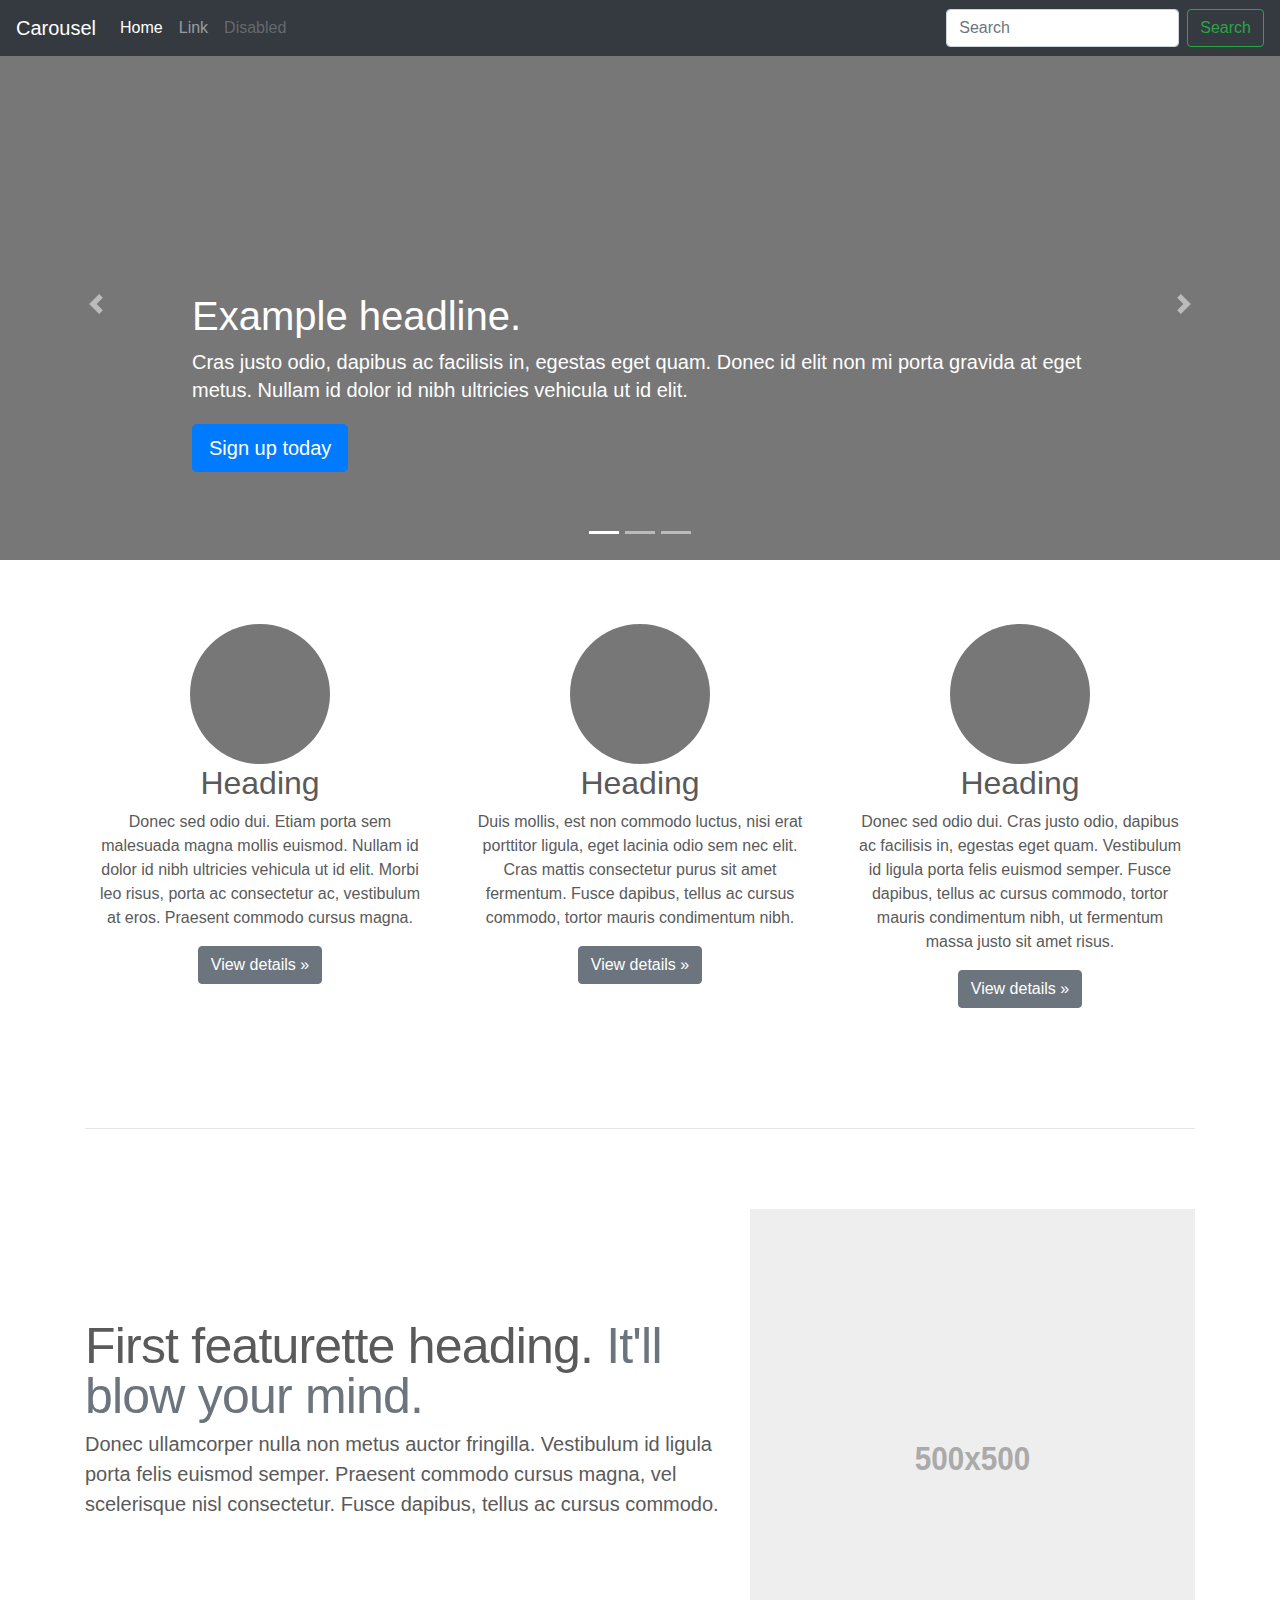
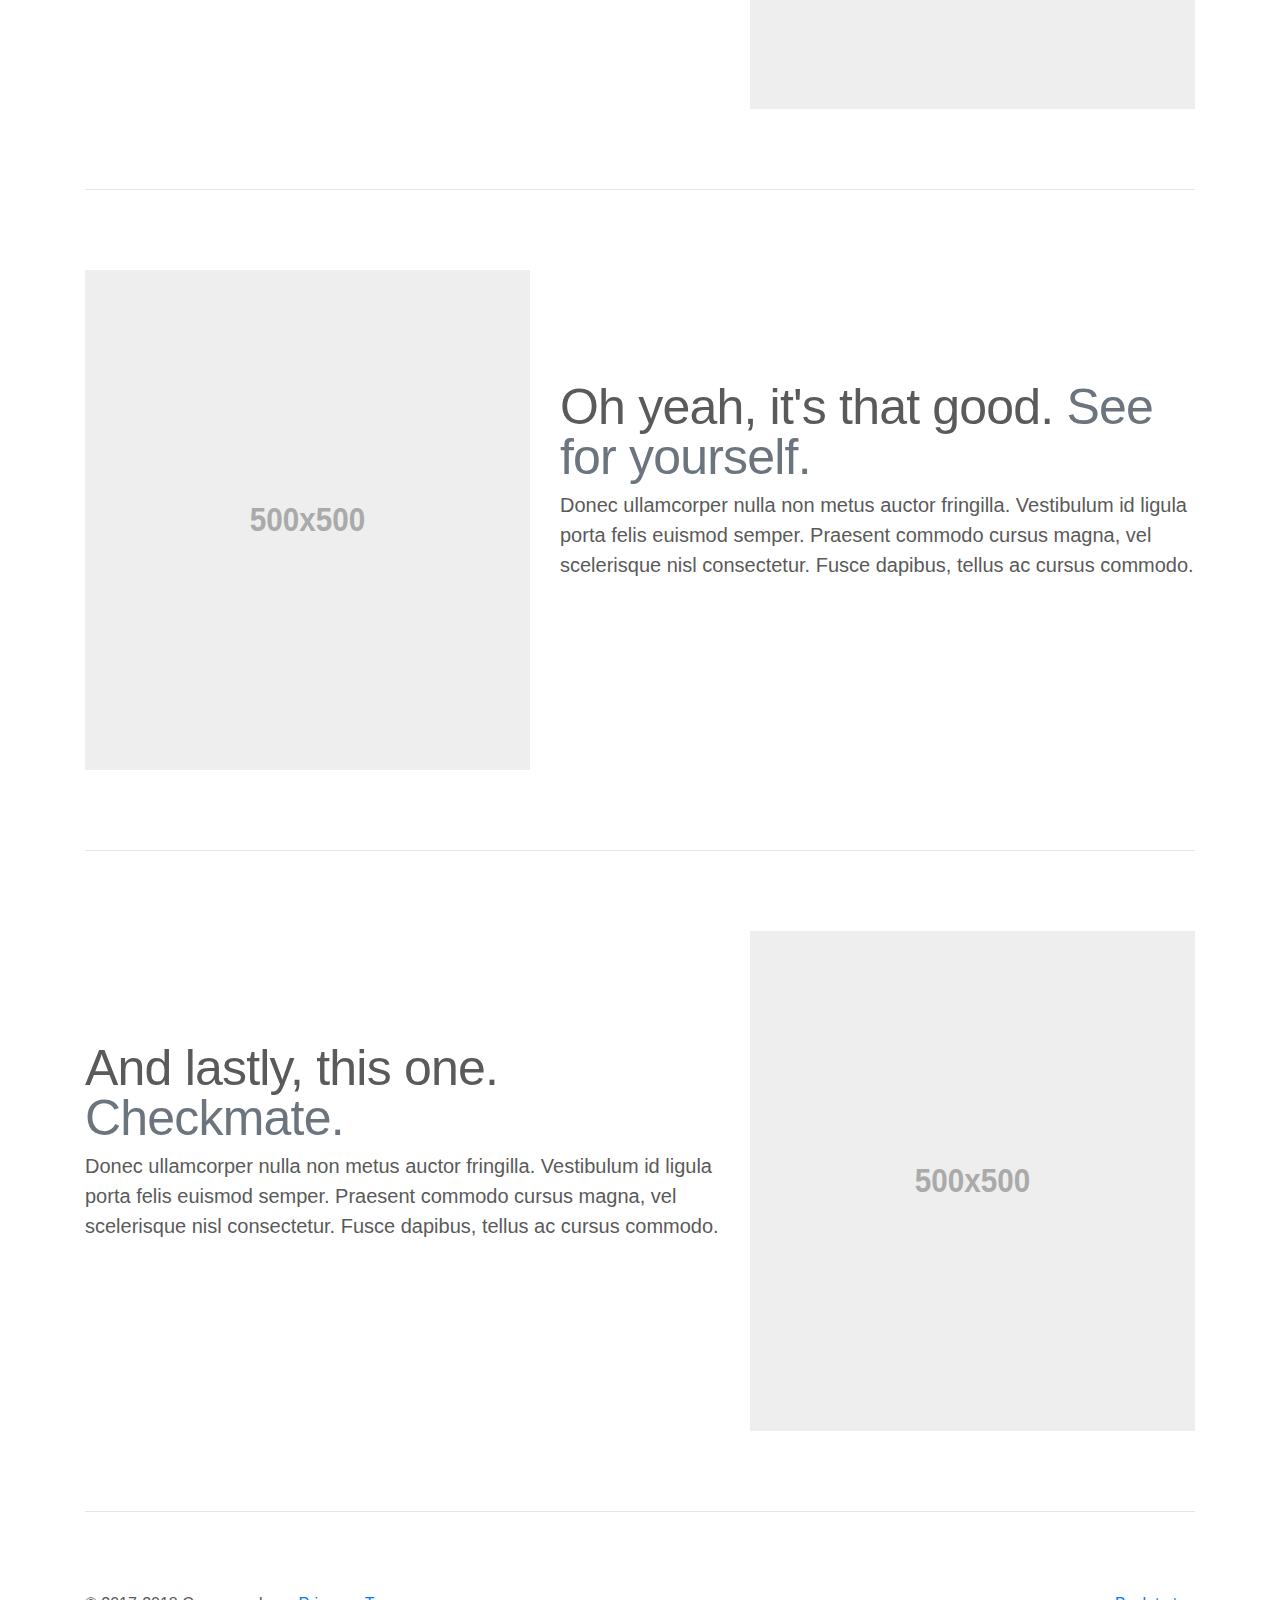
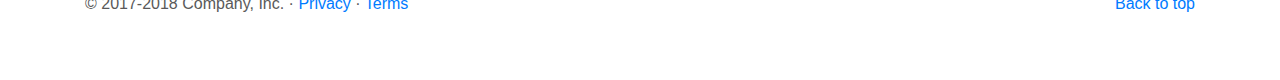
<file: src/main/resources/static/bower_components/bootstrap/docs/4.1/examples/carousel/index.html>
<!doctype html>
<html lang="en">
  <head>
    <meta charset="utf-8">
    <meta name="viewport" content="width=device-width, initial-scale=1, shrink-to-fit=no">
    <meta name="description" content="">
    <meta name="author" content="">
    <link rel="icon" href="../../../../favicon.ico">

    <title>Carousel Template for Bootstrap</title>

    <!-- Bootstrap core CSS -->
    <link href="../../../../dist/css/bootstrap.min.css" rel="stylesheet">

    <!-- Custom styles for this template -->
    <link href="carousel.css" rel="stylesheet">
  </head>
  <body>

    <header>
      <nav class="navbar navbar-expand-md navbar-dark fixed-top bg-dark">
        <a class="navbar-brand" href="#">Carousel</a>
        <button class="navbar-toggler" type="button" data-toggle="collapse" data-target="#navbarCollapse" aria-controls="navbarCollapse" aria-expanded="false" aria-label="Toggle navigation">
          <span class="navbar-toggler-icon"></span>
        </button>
        <div class="collapse navbar-collapse" id="navbarCollapse">
          <ul class="navbar-nav mr-auto">
            <li class="nav-item active">
              <a class="nav-link" href="#">Home <span class="sr-only">(current)</span></a>
            </li>
            <li class="nav-item">
              <a class="nav-link" href="#">Link</a>
            </li>
            <li class="nav-item">
              <a class="nav-link disabled" href="#">Disabled</a>
            </li>
          </ul>
          <form class="form-inline mt-2 mt-md-0">
            <input class="form-control mr-sm-2" type="text" placeholder="Search" aria-label="Search">
            <button class="btn btn-outline-success my-2 my-sm-0" type="submit">Search</button>
          </form>
        </div>
      </nav>
    </header>

    <main role="main">

      <div id="myCarousel" class="carousel slide" data-ride="carousel">
        <ol class="carousel-indicators">
          <li data-target="#myCarousel" data-slide-to="0" class="active"></li>
          <li data-target="#myCarousel" data-slide-to="1"></li>
          <li data-target="#myCarousel" data-slide-to="2"></li>
        </ol>
        <div class="carousel-inner">
          <div class="carousel-item active">
            <img class="first-slide" src="[data-uri]" alt="First slide">
            <div class="container">
              <div class="carousel-caption text-left">
                <h1>Example headline.</h1>
                <p>Cras justo odio, dapibus ac facilisis in, egestas eget quam. Donec id elit non mi porta gravida at eget metus. Nullam id dolor id nibh ultricies vehicula ut id elit.</p>
                <p><a class="btn btn-lg btn-primary" href="#" role="button">Sign up today</a></p>
              </div>
            </div>
          </div>
          <div class="carousel-item">
            <img class="second-slide" src="[data-uri]" alt="Second slide">
            <div class="container">
              <div class="carousel-caption">
                <h1>Another example headline.</h1>
                <p>Cras justo odio, dapibus ac facilisis in, egestas eget quam. Donec id elit non mi porta gravida at eget metus. Nullam id dolor id nibh ultricies vehicula ut id elit.</p>
                <p><a class="btn btn-lg btn-primary" href="#" role="button">Learn more</a></p>
              </div>
            </div>
          </div>
          <div class="carousel-item">
            <img class="third-slide" src="[data-uri]" alt="Third slide">
            <div class="container">
              <div class="carousel-caption text-right">
                <h1>One more for good measure.</h1>
                <p>Cras justo odio, dapibus ac facilisis in, egestas eget quam. Donec id elit non mi porta gravida at eget metus. Nullam id dolor id nibh ultricies vehicula ut id elit.</p>
                <p><a class="btn btn-lg btn-primary" href="#" role="button">Browse gallery</a></p>
              </div>
            </div>
          </div>
        </div>
        <a class="carousel-control-prev" href="#myCarousel" role="button" data-slide="prev">
          <span class="carousel-control-prev-icon" aria-hidden="true"></span>
          <span class="sr-only">Previous</span>
        </a>
        <a class="carousel-control-next" href="#myCarousel" role="button" data-slide="next">
          <span class="carousel-control-next-icon" aria-hidden="true"></span>
          <span class="sr-only">Next</span>
        </a>
      </div>


      <!-- Marketing messaging and featurettes
      ================================================== -->
      <!-- Wrap the rest of the page in another container to center all the content. -->

      <div class="container marketing">

        <!-- Three columns of text below the carousel -->
        <div class="row">
          <div class="col-lg-4">
            <img class="rounded-circle" src="[data-uri]" alt="Generic placeholder image" width="140" height="140">
            <h2>Heading</h2>
            <p>Donec sed odio dui. Etiam porta sem malesuada magna mollis euismod. Nullam id dolor id nibh ultricies vehicula ut id elit. Morbi leo risus, porta ac consectetur ac, vestibulum at eros. Praesent commodo cursus magna.</p>
            <p><a class="btn btn-secondary" href="#" role="button">View details &raquo;</a></p>
          </div><!-- /.col-lg-4 -->
          <div class="col-lg-4">
            <img class="rounded-circle" src="[data-uri]" alt="Generic placeholder image" width="140" height="140">
            <h2>Heading</h2>
            <p>Duis mollis, est non commodo luctus, nisi erat porttitor ligula, eget lacinia odio sem nec elit. Cras mattis consectetur purus sit amet fermentum. Fusce dapibus, tellus ac cursus commodo, tortor mauris condimentum nibh.</p>
            <p><a class="btn btn-secondary" href="#" role="button">View details &raquo;</a></p>
          </div><!-- /.col-lg-4 -->
          <div class="col-lg-4">
            <img class="rounded-circle" src="[data-uri]" alt="Generic placeholder image" width="140" height="140">
            <h2>Heading</h2>
            <p>Donec sed odio dui. Cras justo odio, dapibus ac facilisis in, egestas eget quam. Vestibulum id ligula porta felis euismod semper. Fusce dapibus, tellus ac cursus commodo, tortor mauris condimentum nibh, ut fermentum massa justo sit amet risus.</p>
            <p><a class="btn btn-secondary" href="#" role="button">View details &raquo;</a></p>
          </div><!-- /.col-lg-4 -->
        </div><!-- /.row -->


        <!-- START THE FEATURETTES -->

        <hr class="featurette-divider">

        <div class="row featurette">
          <div class="col-md-7">
            <h2 class="featurette-heading">First featurette heading. <span class="text-muted">It'll blow your mind.</span></h2>
            <p class="lead">Donec ullamcorper nulla non metus auctor fringilla. Vestibulum id ligula porta felis euismod semper. Praesent commodo cursus magna, vel scelerisque nisl consectetur. Fusce dapibus, tellus ac cursus commodo.</p>
          </div>
          <div class="col-md-5">
            <img class="featurette-image img-fluid mx-auto" data-src="holder.js/500x500/auto" alt="Generic placeholder image">
          </div>
        </div>

        <hr class="featurette-divider">

        <div class="row featurette">
          <div class="col-md-7 order-md-2">
            <h2 class="featurette-heading">Oh yeah, it's that good. <span class="text-muted">See for yourself.</span></h2>
            <p class="lead">Donec ullamcorper nulla non metus auctor fringilla. Vestibulum id ligula porta felis euismod semper. Praesent commodo cursus magna, vel scelerisque nisl consectetur. Fusce dapibus, tellus ac cursus commodo.</p>
          </div>
          <div class="col-md-5 order-md-1">
            <img class="featurette-image img-fluid mx-auto" data-src="holder.js/500x500/auto" alt="Generic placeholder image">
          </div>
        </div>

        <hr class="featurette-divider">

        <div class="row featurette">
          <div class="col-md-7">
            <h2 class="featurette-heading">And lastly, this one. <span class="text-muted">Checkmate.</span></h2>
            <p class="lead">Donec ullamcorper nulla non metus auctor fringilla. Vestibulum id ligula porta felis euismod semper. Praesent commodo cursus magna, vel scelerisque nisl consectetur. Fusce dapibus, tellus ac cursus commodo.</p>
          </div>
          <div class="col-md-5">
            <img class="featurette-image img-fluid mx-auto" data-src="holder.js/500x500/auto" alt="Generic placeholder image">
          </div>
        </div>

        <hr class="featurette-divider">

        <!-- /END THE FEATURETTES -->

      </div><!-- /.container -->


      <!-- FOOTER -->
      <footer class="container">
        <p class="float-right"><a href="#">Back to top</a></p>
        <p>&copy; 2017-2018 Company, Inc. &middot; <a href="#">Privacy</a> &middot; <a href="#">Terms</a></p>
      </footer>
    </main>

    <!-- Bootstrap core JavaScript
    ================================================== -->
    <!-- Placed at the end of the document so the pages load faster -->
    <script src="https://code.jquery.com/jquery-3.3.1.slim.min.js" integrity="sha384-q8i/X+965DzO0rT7abK41JStQIAqVgRVzpbzo5smXKp4YfRvH+8abtTE1Pi6jizo" crossorigin="anonymous"></script>
    <script>window.jQuery || document.write('<script src="../../../../assets/js/vendor/jquery-slim.min.js"><\/script>')</script>
    <script src="../../../../assets/js/vendor/popper.min.js"></script>
    <script src="../../../../dist/js/bootstrap.min.js"></script>
    <!-- Just to make our placeholder images work. Don't actually copy the next line! -->
    <script src="../../../../assets/js/vendor/holder.min.js"></script>
  </body>
</html>
</file>
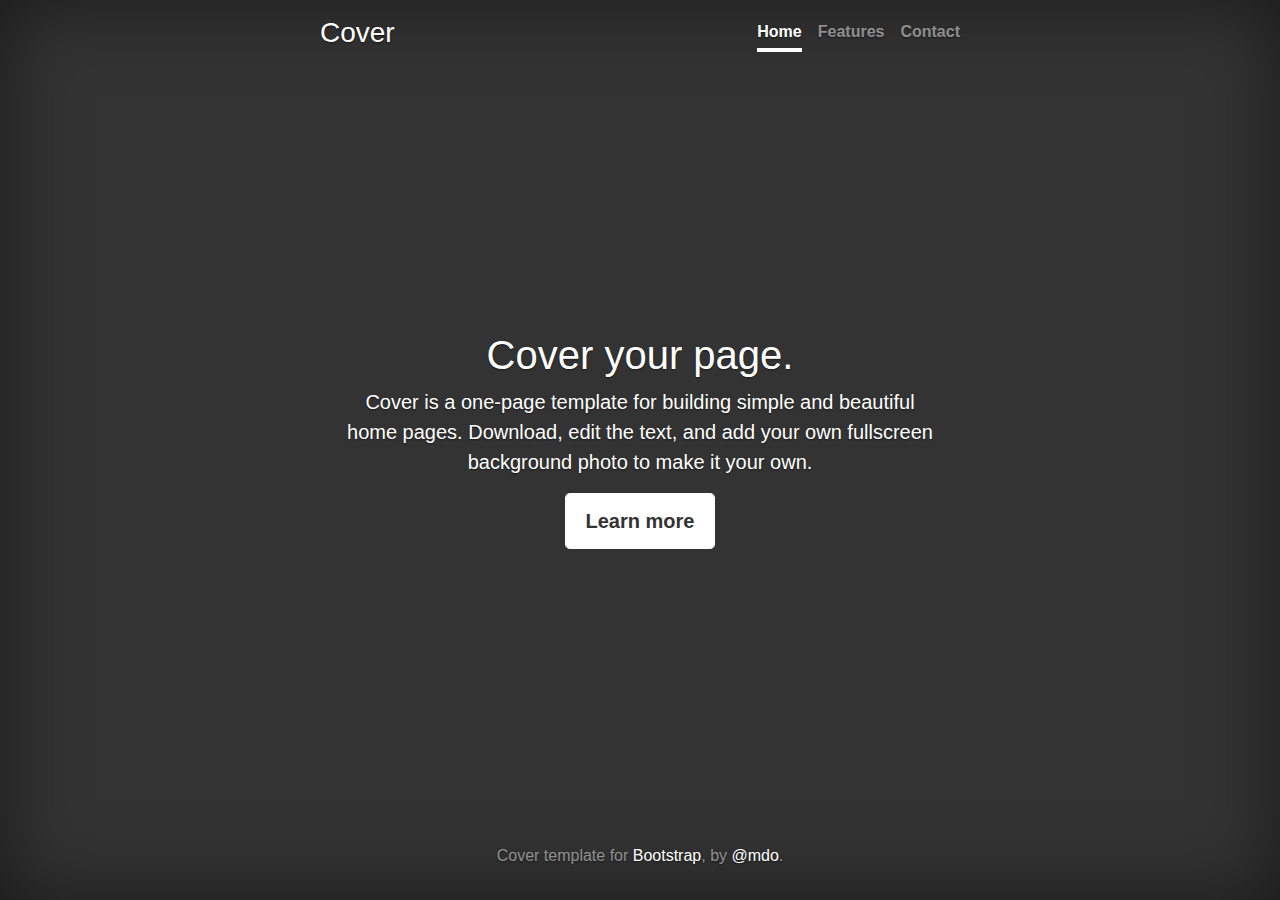
<file: src/main/resources/static/bower_components/bootstrap/docs/4.1/examples/cover/index.html>
<!doctype html>
<html lang="en">
  <head>
    <meta charset="utf-8">
    <meta name="viewport" content="width=device-width, initial-scale=1, shrink-to-fit=no">
    <meta name="description" content="">
    <meta name="author" content="">
    <link rel="icon" href="../../../../favicon.ico">

    <title>Cover Template for Bootstrap</title>

    <!-- Bootstrap core CSS -->
    <link href="../../../../dist/css/bootstrap.min.css" rel="stylesheet">

    <!-- Custom styles for this template -->
    <link href="cover.css" rel="stylesheet">
  </head>

  <body class="text-center">

    <div class="cover-container d-flex w-100 h-100 p-3 mx-auto flex-column">
      <header class="masthead mb-auto">
        <div class="inner">
          <h3 class="masthead-brand">Cover</h3>
          <nav class="nav nav-masthead justify-content-center">
            <a class="nav-link active" href="#">Home</a>
            <a class="nav-link" href="#">Features</a>
            <a class="nav-link" href="#">Contact</a>
          </nav>
        </div>
      </header>

      <main role="main" class="inner cover">
        <h1 class="cover-heading">Cover your page.</h1>
        <p class="lead">Cover is a one-page template for building simple and beautiful home pages. Download, edit the text, and add your own fullscreen background photo to make it your own.</p>
        <p class="lead">
          <a href="#" class="btn btn-lg btn-secondary">Learn more</a>
        </p>
      </main>

      <footer class="mastfoot mt-auto">
        <div class="inner">
          <p>Cover template for <a href="https://getbootstrap.com/">Bootstrap</a>, by <a href="https://twitter.com/mdo">@mdo</a>.</p>
        </div>
      </footer>
    </div>


    <!-- Bootstrap core JavaScript
    ================================================== -->
    <!-- Placed at the end of the document so the pages load faster -->
    <script src="https://code.jquery.com/jquery-3.3.1.slim.min.js" integrity="sha384-q8i/X+965DzO0rT7abK41JStQIAqVgRVzpbzo5smXKp4YfRvH+8abtTE1Pi6jizo" crossorigin="anonymous"></script>
    <script>window.jQuery || document.write('<script src="../../../../assets/js/vendor/jquery-slim.min.js"><\/script>')</script>
    <script src="../../../../assets/js/vendor/popper.min.js"></script>
    <script src="../../../../dist/js/bootstrap.min.js"></script>
  </body>
</html>
</file>
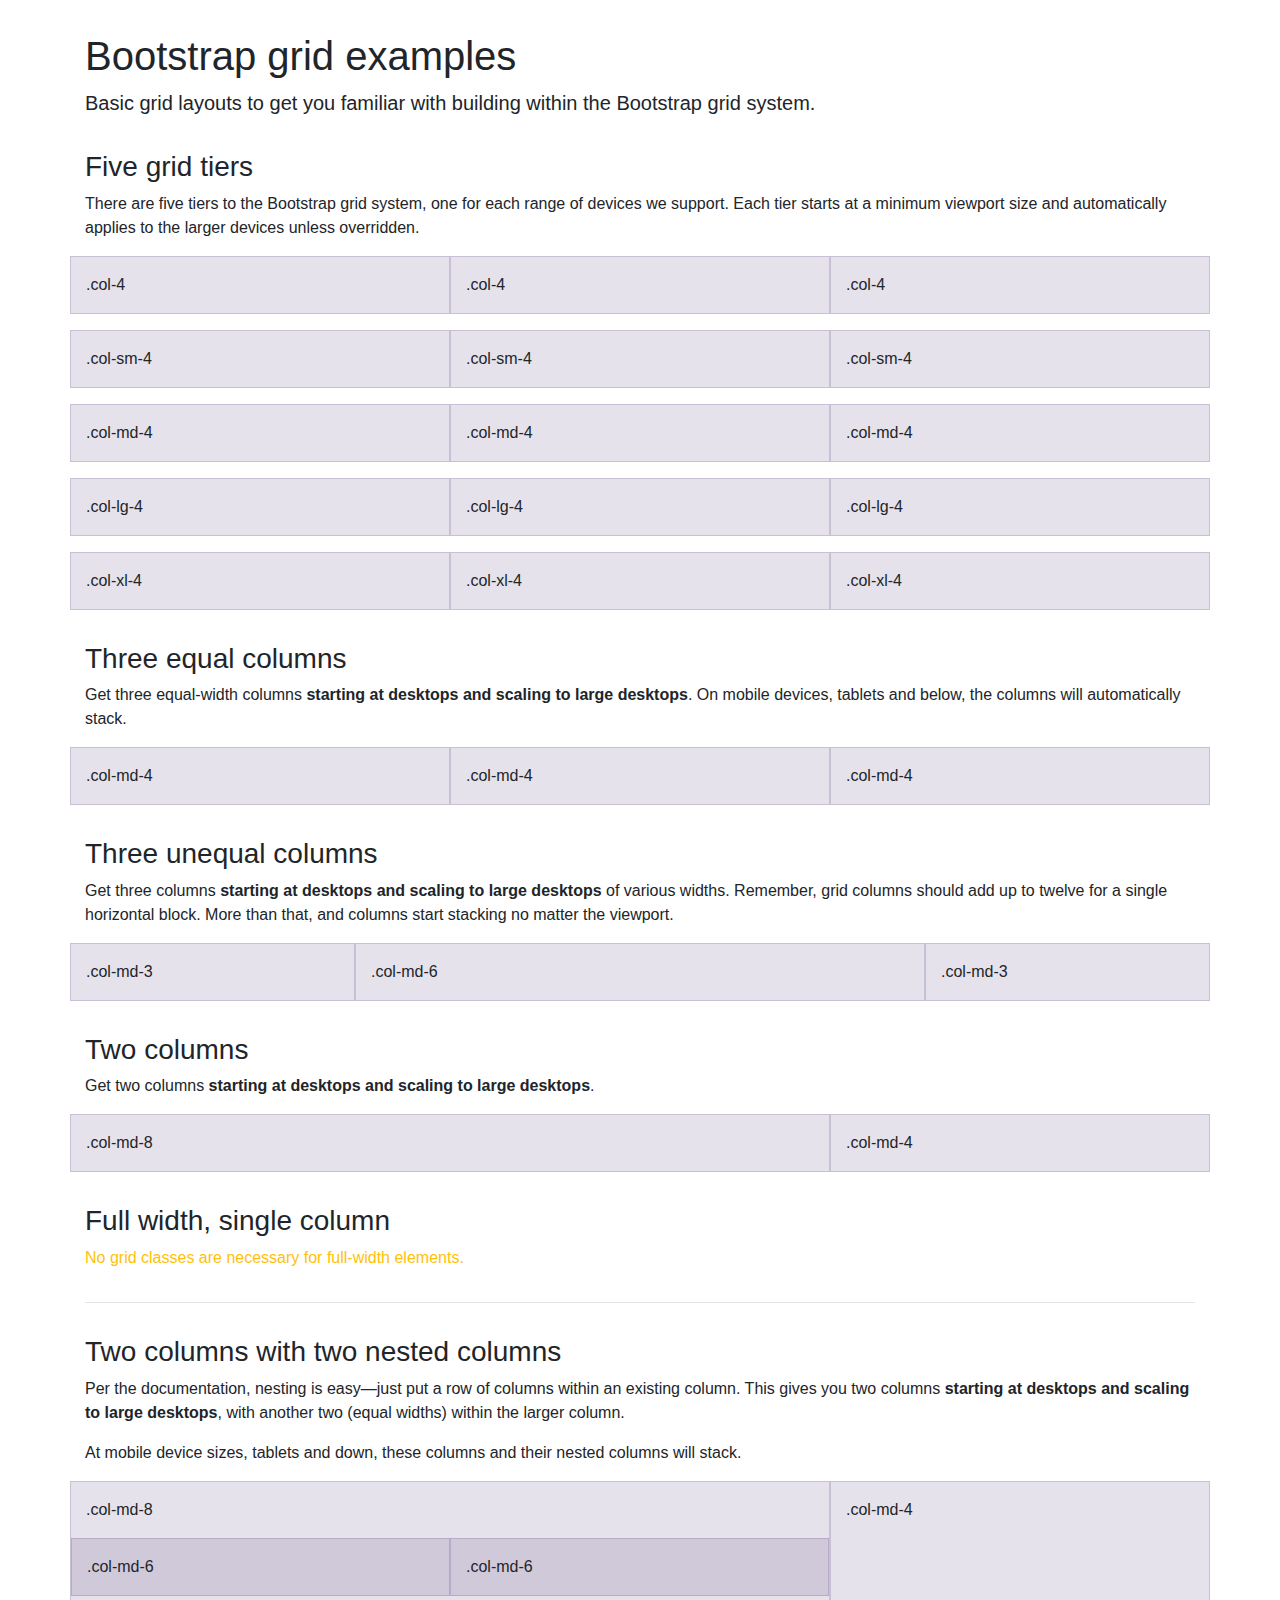
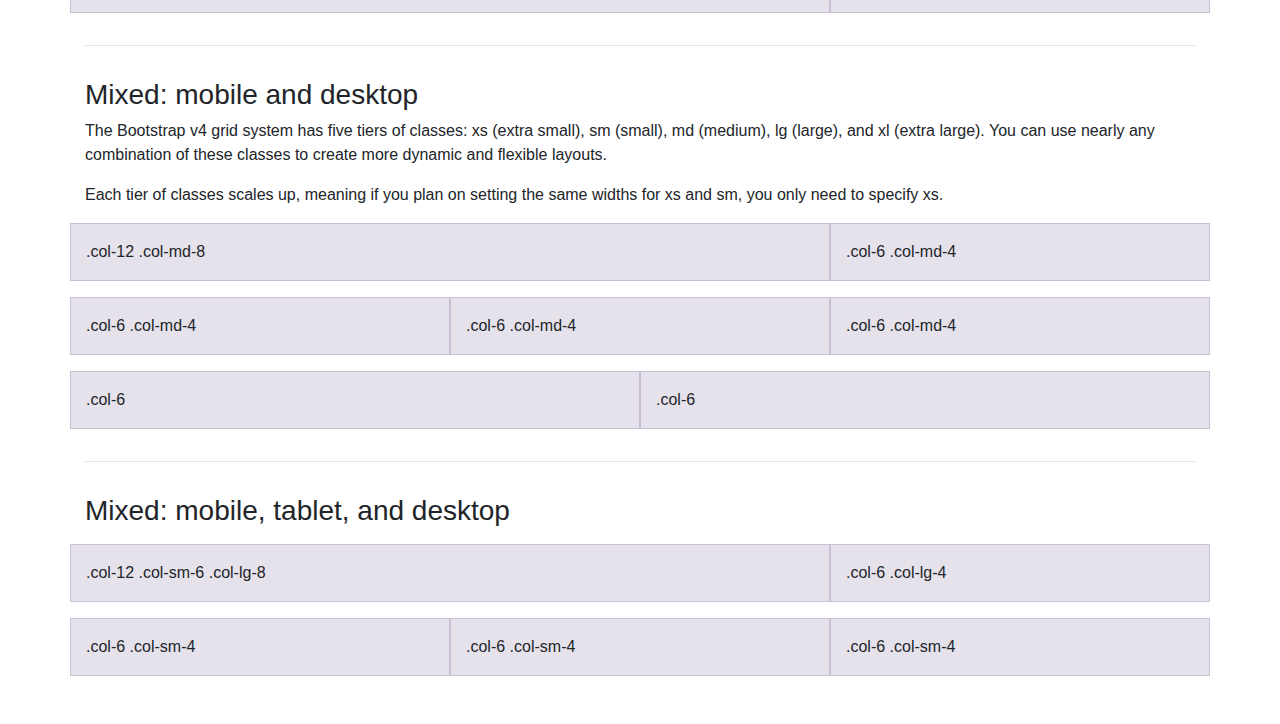
<file: src/main/resources/static/bower_components/bootstrap/docs/4.1/examples/grid/index.html>
<!doctype html>
<html lang="en">
  <head>
    <meta charset="utf-8">
    <meta name="viewport" content="width=device-width, initial-scale=1, shrink-to-fit=no">
    <meta name="description" content="">
    <meta name="author" content="">
    <link rel="icon" href="../../../../favicon.ico">

    <title>Grid Template for Bootstrap</title>

    <!-- Bootstrap core CSS -->
    <link href="../../../../dist/css/bootstrap.min.css" rel="stylesheet">

    <!-- Custom styles for this template -->
    <link href="grid.css" rel="stylesheet">
  </head>

  <body>
    <div class="container">

      <h1>Bootstrap grid examples</h1>
      <p class="lead">Basic grid layouts to get you familiar with building within the Bootstrap grid system.</p>

      <h3>Five grid tiers</h3>
      <p>There are five tiers to the Bootstrap grid system, one for each range of devices we support. Each tier starts at a minimum viewport size and automatically applies to the larger devices unless overridden.</p>

      <div class="row">
        <div class="col-4">.col-4</div>
        <div class="col-4">.col-4</div>
        <div class="col-4">.col-4</div>
      </div>

      <div class="row">
        <div class="col-sm-4">.col-sm-4</div>
        <div class="col-sm-4">.col-sm-4</div>
        <div class="col-sm-4">.col-sm-4</div>
      </div>

      <div class="row">
        <div class="col-md-4">.col-md-4</div>
        <div class="col-md-4">.col-md-4</div>
        <div class="col-md-4">.col-md-4</div>
      </div>

      <div class="row">
        <div class="col-lg-4">.col-lg-4</div>
        <div class="col-lg-4">.col-lg-4</div>
        <div class="col-lg-4">.col-lg-4</div>
      </div>

      <div class="row">
        <div class="col-xl-4">.col-xl-4</div>
        <div class="col-xl-4">.col-xl-4</div>
        <div class="col-xl-4">.col-xl-4</div>
      </div>

      <h3>Three equal columns</h3>
      <p>Get three equal-width columns <strong>starting at desktops and scaling to large desktops</strong>. On mobile devices, tablets and below, the columns will automatically stack.</p>
      <div class="row">
        <div class="col-md-4">.col-md-4</div>
        <div class="col-md-4">.col-md-4</div>
        <div class="col-md-4">.col-md-4</div>
      </div>

      <h3>Three unequal columns</h3>
      <p>Get three columns <strong>starting at desktops and scaling to large desktops</strong> of various widths. Remember, grid columns should add up to twelve for a single horizontal block. More than that, and columns start stacking no matter the viewport.</p>
      <div class="row">
        <div class="col-md-3">.col-md-3</div>
        <div class="col-md-6">.col-md-6</div>
        <div class="col-md-3">.col-md-3</div>
      </div>

      <h3>Two columns</h3>
      <p>Get two columns <strong>starting at desktops and scaling to large desktops</strong>.</p>
      <div class="row">
        <div class="col-md-8">.col-md-8</div>
        <div class="col-md-4">.col-md-4</div>
      </div>

      <h3>Full width, single column</h3>
      <p class="text-warning">No grid classes are necessary for full-width elements.</p>

      <hr>

      <h3>Two columns with two nested columns</h3>
      <p>Per the documentation, nesting is easy—just put a row of columns within an existing column. This gives you two columns <strong>starting at desktops and scaling to large desktops</strong>, with another two (equal widths) within the larger column.</p>
      <p>At mobile device sizes, tablets and down, these columns and their nested columns will stack.</p>
      <div class="row">
        <div class="col-md-8">
          .col-md-8
          <div class="row">
            <div class="col-md-6">.col-md-6</div>
            <div class="col-md-6">.col-md-6</div>
          </div>
        </div>
        <div class="col-md-4">.col-md-4</div>
      </div>

      <hr>

      <h3>Mixed: mobile and desktop</h3>
      <p>The Bootstrap v4 grid system has five tiers of classes: xs (extra small), sm (small), md (medium), lg (large), and xl (extra large). You can use nearly any combination of these classes to create more dynamic and flexible layouts.</p>
      <p>Each tier of classes scales up, meaning if you plan on setting the same widths for xs and sm, you only need to specify xs.</p>
      <div class="row">
        <div class="col-12 col-md-8">.col-12 .col-md-8</div>
        <div class="col-6 col-md-4">.col-6 .col-md-4</div>
      </div>
      <div class="row">
        <div class="col-6 col-md-4">.col-6 .col-md-4</div>
        <div class="col-6 col-md-4">.col-6 .col-md-4</div>
        <div class="col-6 col-md-4">.col-6 .col-md-4</div>
      </div>
      <div class="row">
        <div class="col-6">.col-6</div>
        <div class="col-6">.col-6</div>
      </div>

      <hr>

      <h3>Mixed: mobile, tablet, and desktop</h3>
      <p></p>
      <div class="row">
        <div class="col-12 col-sm-6 col-lg-8">.col-12 .col-sm-6 .col-lg-8</div>
        <div class="col-6 col-lg-4">.col-6 .col-lg-4</div>
      </div>
      <div class="row">
        <div class="col-6 col-sm-4">.col-6 .col-sm-4</div>
        <div class="col-6 col-sm-4">.col-6 .col-sm-4</div>
        <div class="col-6 col-sm-4">.col-6 .col-sm-4</div>
      </div>

    </div> <!-- /container -->
  </body>
</html>
</file>
<file: src/main/resources/static/bower_components/bootstrap/docs/4.1/examples/album/album.css>
:root {
  --jumbotron-padding-y: 3rem;
}

.jumbotron {
  padding-top: var(--jumbotron-padding-y);
  padding-bottom: var(--jumbotron-padding-y);
  margin-bottom: 0;
  background-color: #fff;
}
@media (min-width: 768px) {
  .jumbotron {
    padding-top: calc(var(--jumbotron-padding-y) * 2);
    padding-bottom: calc(var(--jumbotron-padding-y) * 2);
  }
}

.jumbotron p:last-child {
  margin-bottom: 0;
}

.jumbotron-heading {
  font-weight: 300;
}

.jumbotron .container {
  max-width: 40rem;
}

footer {
  padding-top: 3rem;
  padding-bottom: 3rem;
}

footer p {
  margin-bottom: .25rem;
}

.box-shadow { box-shadow: 0 .25rem .75rem rgba(0, 0, 0, .05); }
</file>
<file: src/main/resources/static/bower_components/bootstrap/docs/4.1/examples/blog/blog.css>
/* stylelint-disable selector-list-comma-newline-after */

.blog-header {
  line-height: 1;
  border-bottom: 1px solid #e5e5e5;
}

.blog-header-logo {
  font-family: "Playfair Display", Georgia, "Times New Roman", serif;
  font-size: 2.25rem;
}

.blog-header-logo:hover {
  text-decoration: none;
}

h1, h2, h3, h4, h5, h6 {
  font-family: "Playfair Display", Georgia, "Times New Roman", serif;
}

.display-4 {
  font-size: 2.5rem;
}
@media (min-width: 768px) {
  .display-4 {
    font-size: 3rem;
  }
}

.nav-scroller {
  position: relative;
  z-index: 2;
  height: 2.75rem;
  overflow-y: hidden;
}

.nav-scroller .nav {
  display: -ms-flexbox;
  display: flex;
  -ms-flex-wrap: nowrap;
  flex-wrap: nowrap;
  padding-bottom: 1rem;
  margin-top: -1px;
  overflow-x: auto;
  text-align: center;
  white-space: nowrap;
  -webkit-overflow-scrolling: touch;
}

.nav-scroller .nav-link {
  padding-top: .75rem;
  padding-bottom: .75rem;
  font-size: .875rem;
}

.card-img-right {
  height: 100%;
  border-radius: 0 3px 3px 0;
}

.flex-auto {
  -ms-flex: 0 0 auto;
  flex: 0 0 auto;
}

.h-250 { height: 250px; }
@media (min-width: 768px) {
  .h-md-250 { height: 250px; }
}

.border-top { border-top: 1px solid #e5e5e5; }
.border-bottom { border-bottom: 1px solid #e5e5e5; }

.box-shadow { box-shadow: 0 .25rem .75rem rgba(0, 0, 0, .05); }

/*
 * Blog name and description
 */
.blog-title {
  margin-bottom: 0;
  font-size: 2rem;
  font-weight: 400;
}
.blog-description {
  font-size: 1.1rem;
  color: #999;
}

@media (min-width: 40em) {
  .blog-title {
    font-size: 3.5rem;
  }
}

/* Pagination */
.blog-pagination {
  margin-bottom: 4rem;
}
.blog-pagination > .btn {
  border-radius: 2rem;
}

/*
 * Blog posts
 */
.blog-post {
  margin-bottom: 4rem;
}
.blog-post-title {
  margin-bottom: .25rem;
  font-size: 2.5rem;
}
.blog-post-meta {
  margin-bottom: 1.25rem;
  color: #999;
}

/*
 * Footer
 */
.blog-footer {
  padding: 2.5rem 0;
  color: #999;
  text-align: center;
  background-color: #f9f9f9;
  border-top: .05rem solid #e5e5e5;
}
.blog-footer p:last-child {
  margin-bottom: 0;
}
</file>
<file: src/main/resources/static/bower_components/bootstrap/docs/4.1/examples/carousel/carousel.css>
/* GLOBAL STYLES
-------------------------------------------------- */
/* Padding below the footer and lighter body text */

body {
  padding-top: 3rem;
  padding-bottom: 3rem;
  color: #5a5a5a;
}


/* CUSTOMIZE THE CAROUSEL
-------------------------------------------------- */

/* Carousel base class */
.carousel {
  margin-bottom: 4rem;
}
/* Since positioning the image, we need to help out the caption */
.carousel-caption {
  bottom: 3rem;
  z-index: 10;
}

/* Declare heights because of positioning of img element */
.carousel-item {
  height: 32rem;
  background-color: #777;
}
.carousel-item > img {
  position: absolute;
  top: 0;
  left: 0;
  min-width: 100%;
  height: 32rem;
}


/* MARKETING CONTENT
-------------------------------------------------- */

/* Center align the text within the three columns below the carousel */
.marketing .col-lg-4 {
  margin-bottom: 1.5rem;
  text-align: center;
}
.marketing h2 {
  font-weight: 400;
}
.marketing .col-lg-4 p {
  margin-right: .75rem;
  margin-left: .75rem;
}


/* Featurettes
------------------------- */

.featurette-divider {
  margin: 5rem 0; /* Space out the Bootstrap <hr> more */
}

/* Thin out the marketing headings */
.featurette-heading {
  font-weight: 300;
  line-height: 1;
  letter-spacing: -.05rem;
}


/* RESPONSIVE CSS
-------------------------------------------------- */

@media (min-width: 40em) {
  /* Bump up size of carousel content */
  .carousel-caption p {
    margin-bottom: 1.25rem;
    font-size: 1.25rem;
    line-height: 1.4;
  }

  .featurette-heading {
    font-size: 50px;
  }
}

@media (min-width: 62em) {
  .featurette-heading {
    margin-top: 7rem;
  }
}
</file>
<file: src/main/resources/static/bower_components/bootstrap/docs/4.1/examples/cover/cover.css>
/*
 * Globals
 */

/* Links */
a,
a:focus,
a:hover {
  color: #fff;
}

/* Custom default button */
.btn-secondary,
.btn-secondary:hover,
.btn-secondary:focus {
  color: #333;
  text-shadow: none; /* Prevent inheritance from `body` */
  background-color: #fff;
  border: .05rem solid #fff;
}


/*
 * Base structure
 */

html,
body {
  height: 100%;
  background-color: #333;
}

body {
  display: -ms-flexbox;
  display: flex;
  color: #fff;
  text-shadow: 0 .05rem .1rem rgba(0, 0, 0, .5);
  box-shadow: inset 0 0 5rem rgba(0, 0, 0, .5);
}

.cover-container {
  max-width: 42em;
}


/*
 * Header
 */
.masthead {
  margin-bottom: 2rem;
}

.masthead-brand {
  margin-bottom: 0;
}

.nav-masthead .nav-link {
  padding: .25rem 0;
  font-weight: 700;
  color: rgba(255, 255, 255, .5);
  background-color: transparent;
  border-bottom: .25rem solid transparent;
}

.nav-masthead .nav-link:hover,
.nav-masthead .nav-link:focus {
  border-bottom-color: rgba(255, 255, 255, .25);
}

.nav-masthead .nav-link + .nav-link {
  margin-left: 1rem;
}

.nav-masthead .active {
  color: #fff;
  border-bottom-color: #fff;
}

@media (min-width: 48em) {
  .masthead-brand {
    float: left;
  }
  .nav-masthead {
    float: right;
  }
}


/*
 * Cover
 */
.cover {
  padding: 0 1.5rem;
}
.cover .btn-lg {
  padding: .75rem 1.25rem;
  font-weight: 700;
}


/*
 * Footer
 */
.mastfoot {
  color: rgba(255, 255, 255, .5);
}
</file>
<file: src/main/resources/static/bower_components/bootstrap/docs/4.1/examples/grid/grid.css>
body {
  padding-top: 2rem;
  padding-bottom: 2rem;
}

h3 {
  margin-top: 2rem;
}

.row {
  margin-bottom: 1rem;
}
.row .row {
  margin-top: 1rem;
  margin-bottom: 0;
}
[class*="col-"] {
  padding-top: 1rem;
  padding-bottom: 1rem;
  background-color: rgba(86, 61, 124, .15);
  border: 1px solid rgba(86, 61, 124, .2);
}

hr {
  margin-top: 2rem;
  margin-bottom: 2rem;
}
</file>
